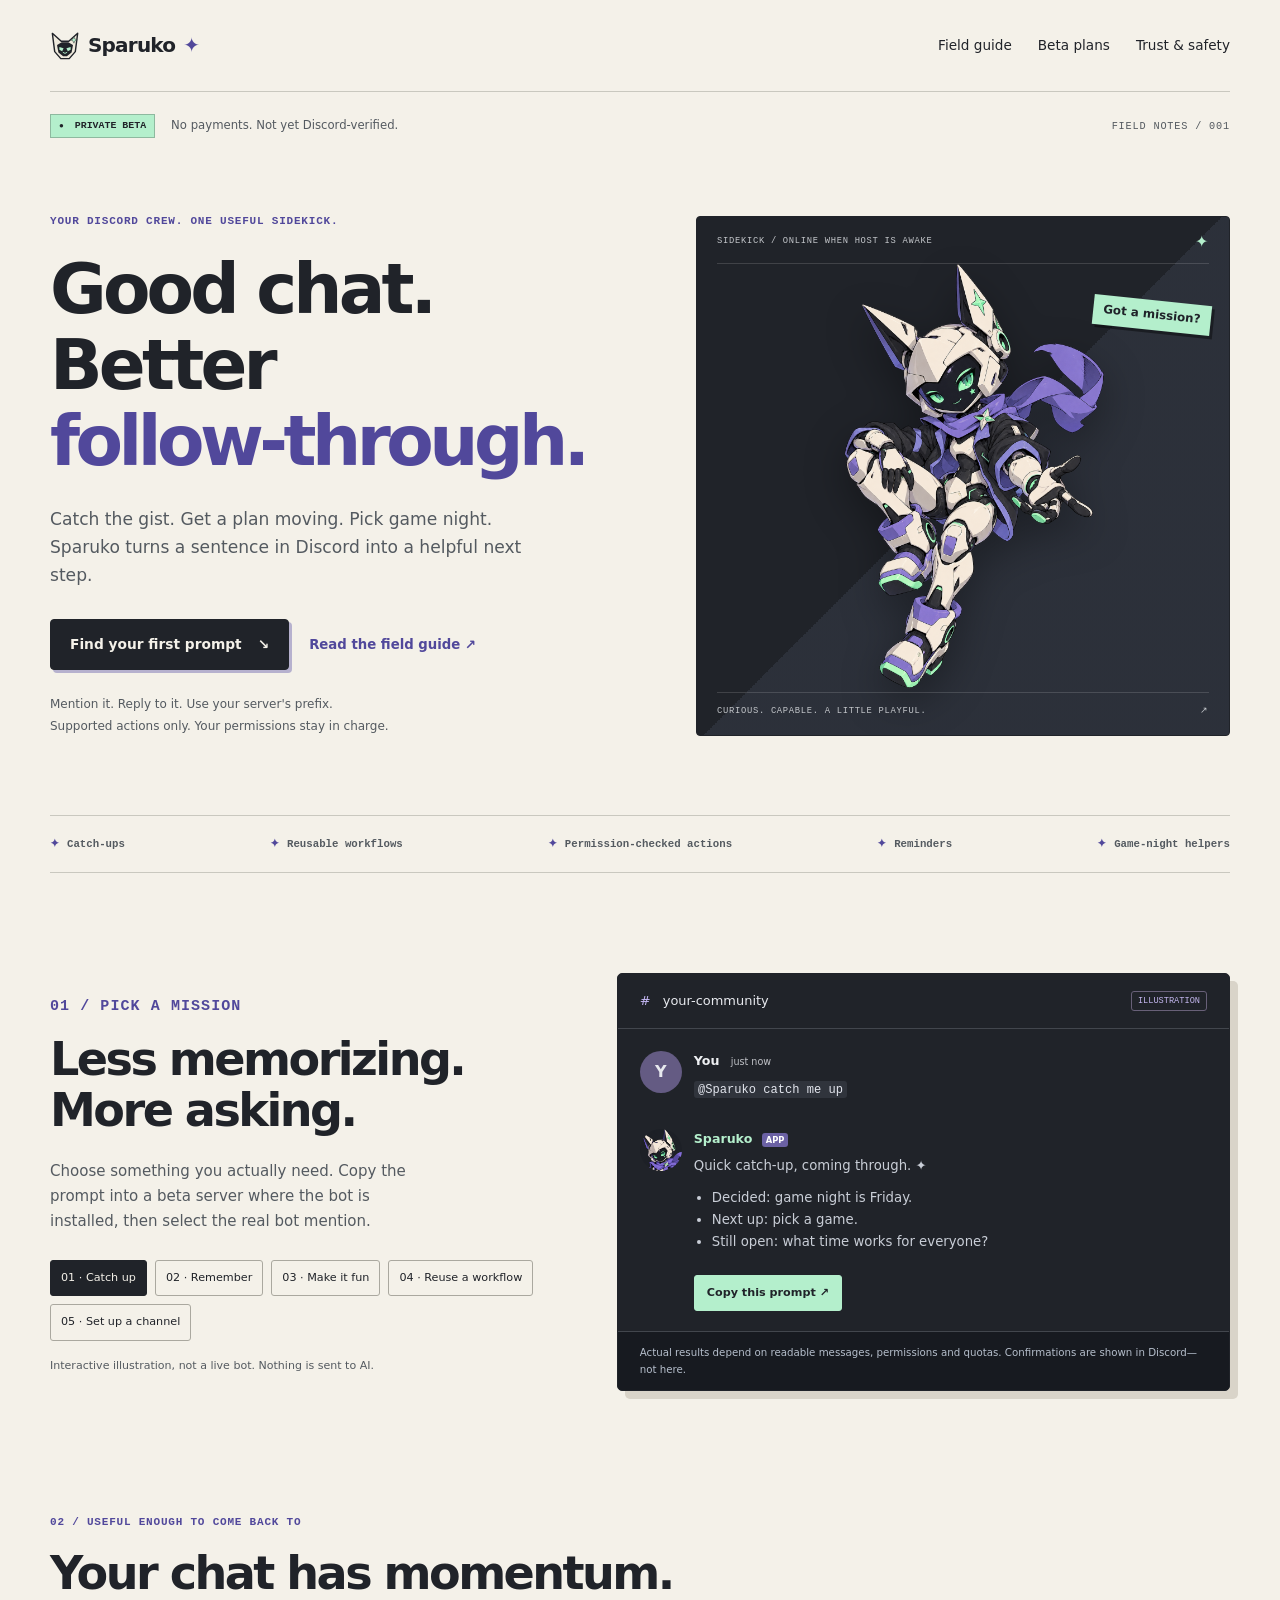
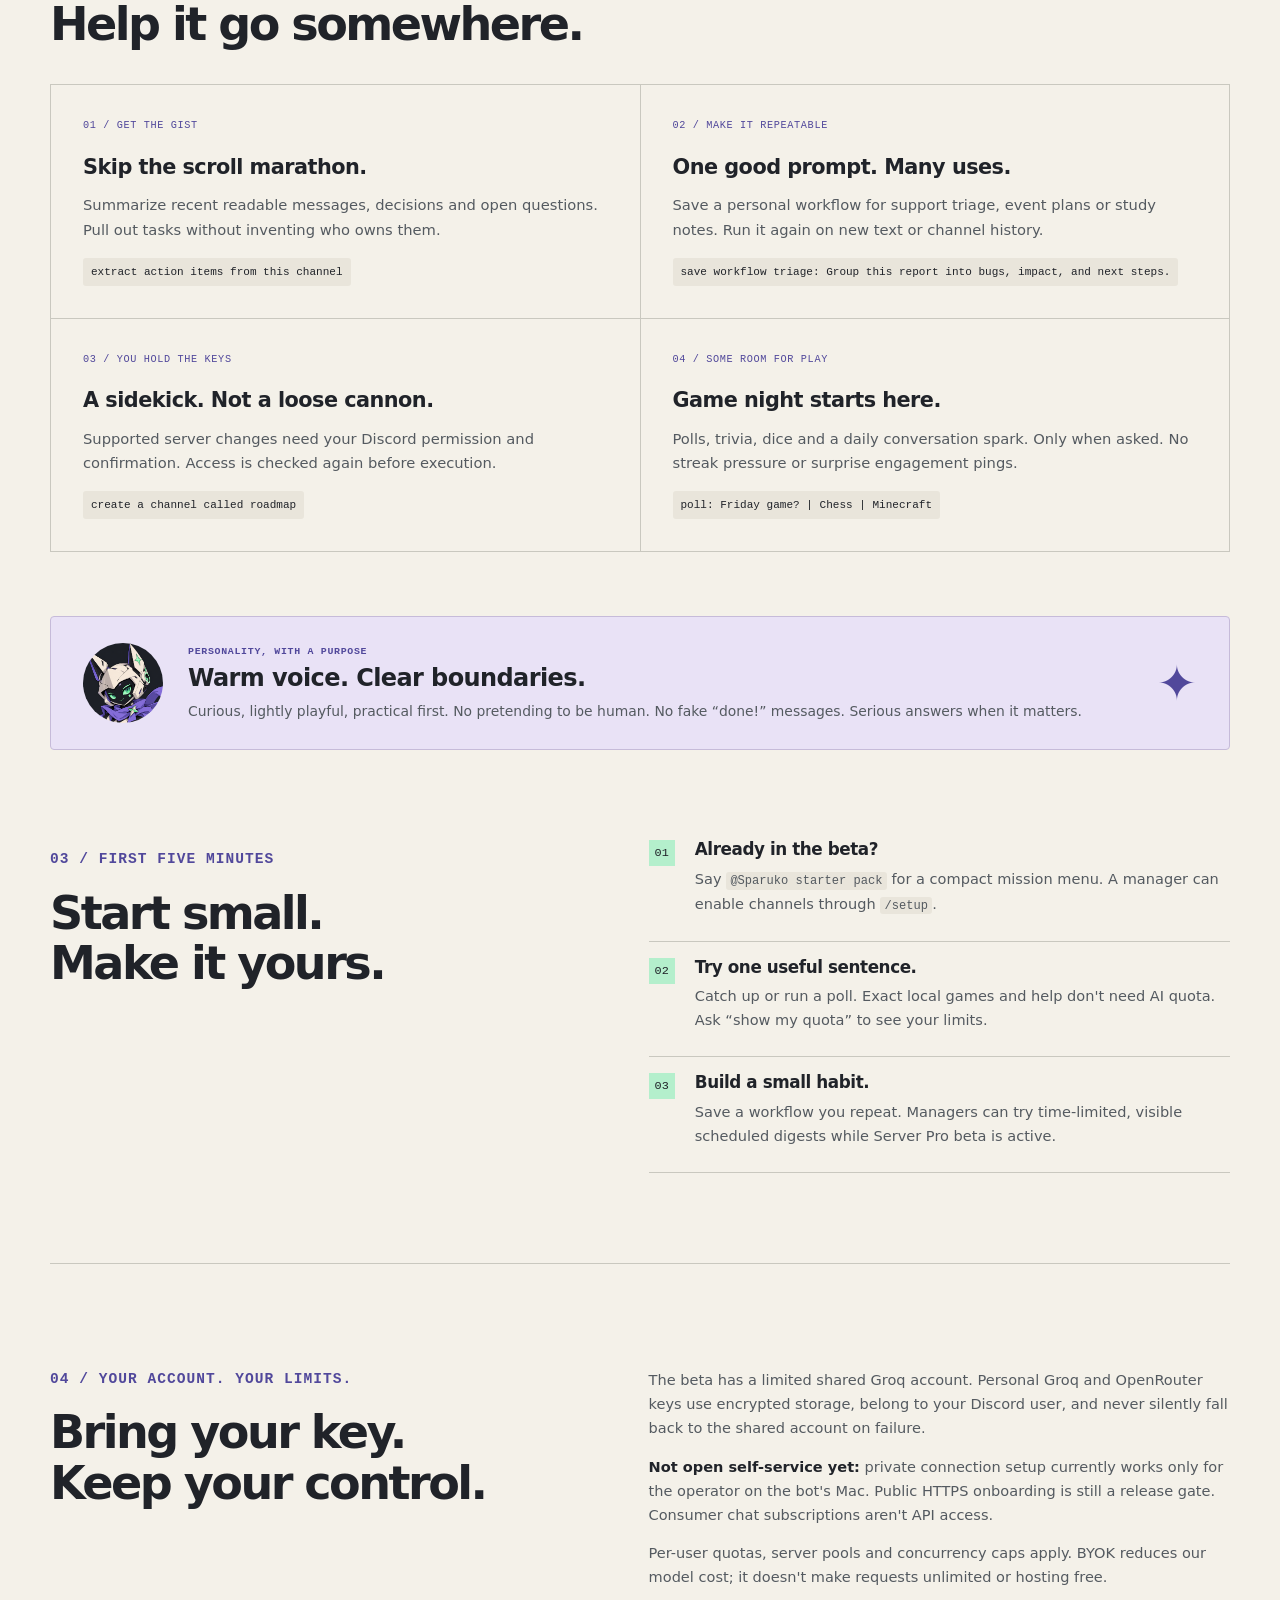
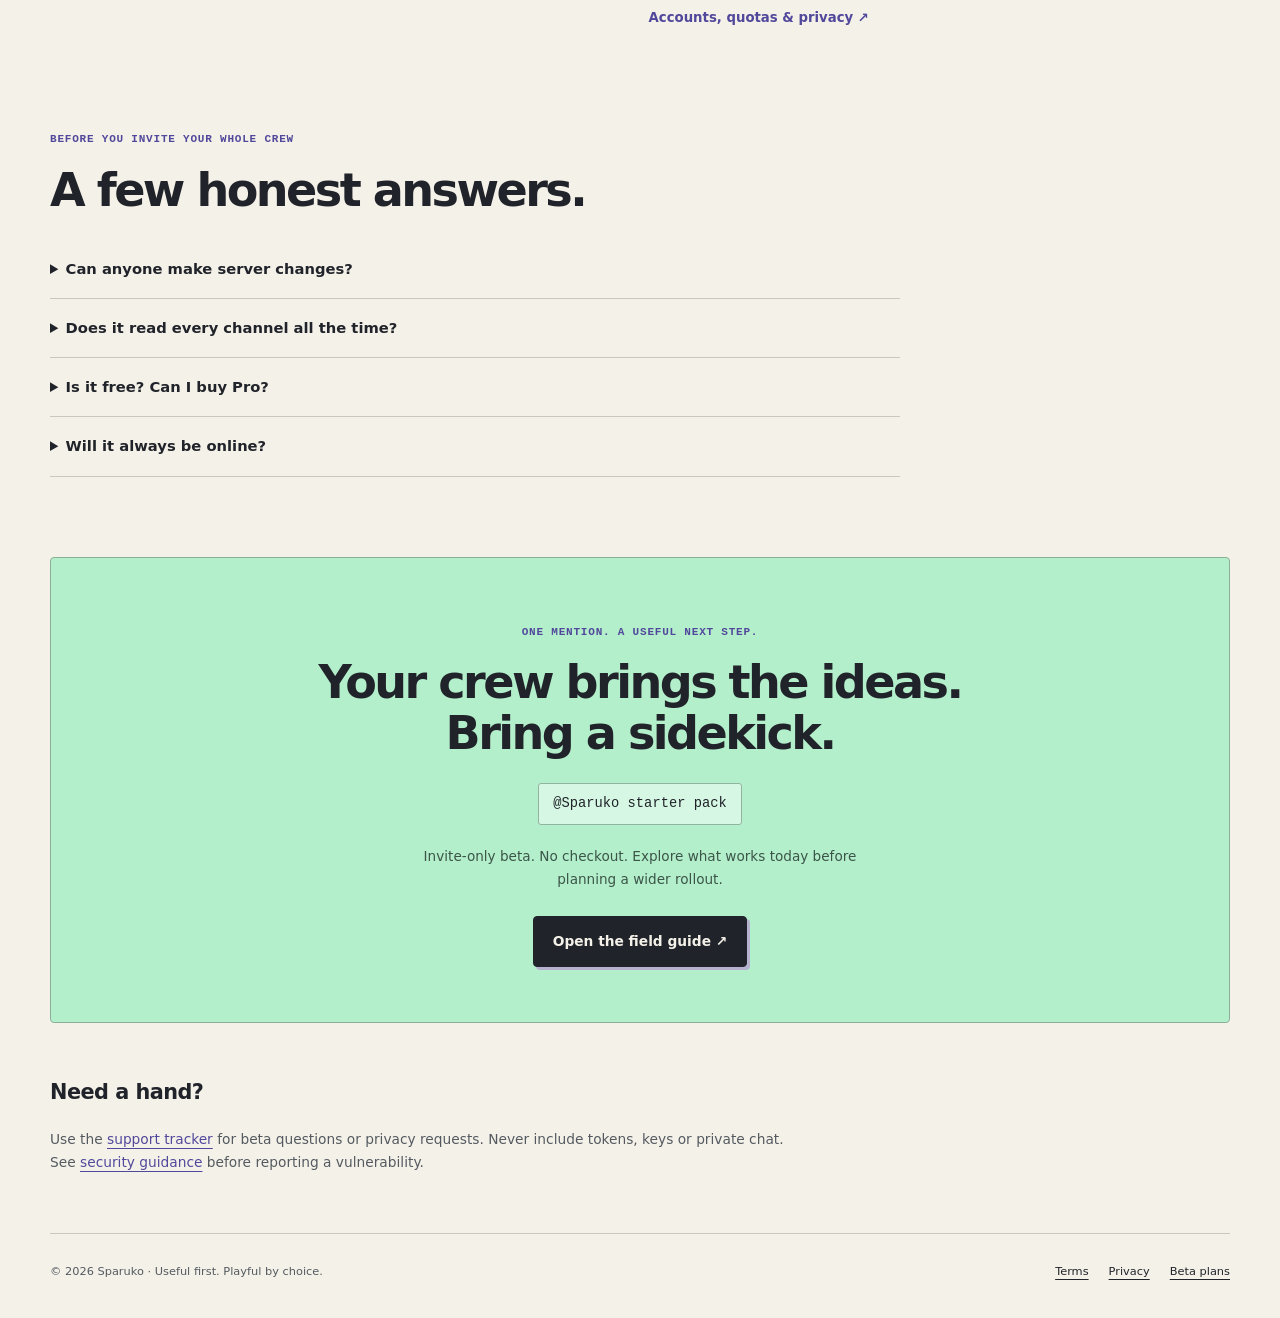
<file: index.html>
<!doctype html>
<html lang="en">
<head>
  <meta charset="utf-8"><meta name="viewport" content="width=device-width, initial-scale=1">
  <meta name="description" content="Sparuko is your Discord mission-control sidekick. Catch up, make plans, run useful workflows and play—with permissions in your hands.">
  <meta name="theme-color" content="#f4f1e9">
  <meta property="og:title" content="Sparuko — Good chat. Better follow-through.">
  <meta property="og:description" content="An anime robot sidekick for your Discord crew. Useful first. A little playful by choice.">
  <meta property="og:image" content="https://adityasarade.github.io/asterbyte-support/assets/asterbyte-avatar-v2.png">
  <meta property="og:type" content="website">
  <title>Sparuko — Good chat. Better follow-through.</title>
  <link rel="icon" href="assets/asterbyte-mark.svg" type="image/svg+xml">
  <link rel="stylesheet" href="styles.css?v=20261004-1"><script src="demo.js?v=20261004-sparuko" defer></script>
</head>
<body class="home">
  <a class="skip-link" href="#content">Skip to content</a>
  <main>
    <nav aria-label="Main navigation"><a class="brand" href="index.html"><img src="assets/asterbyte-mark.svg" width="30" height="30" alt="">Sparuko<span class="brand-dot" aria-hidden="true">✦</span></a><span><a href="guide.html">Field guide</a><a href="plans.html">Beta plans</a><a href="security.html">Trust &amp; safety</a></span></nav>
    <div class="beta-strip"><span class="beta-label"><span aria-hidden="true">●</span> PRIVATE BETA</span><span>No payments. Not yet Discord-verified.</span><span class="edition">FIELD NOTES / 001</span></div>
    <section class="hero hero-layout" id="content">
      <div class="hero-copy"><p class="eyebrow">Your Discord crew. One useful sidekick.</p><h1>Good chat.<br>Better<br><em>follow-through.</em></h1><p>Catch the gist. Get a plan moving. Pick game night. Sparuko turns a sentence in Discord into a helpful next step.</p><div class="actions"><a class="button" href="#try-it">Find your first prompt <span aria-hidden="true">↘</span></a><a class="secondary-link" href="guide.html">Read the field guide ↗</a></div><p class="hero-footnote">Mention it. Reply to it. Use your server's prefix.<br>Supported actions only. Your permissions stay in charge.</p></div>
      <figure class="mascot-stage"><div class="stage-label"><span>SIDEKICK / ONLINE WHEN HOST IS AWAKE</span><span aria-hidden="true">✦</span></div><span class="mascot-greeting">Got a mission?</span><img class="mascot" src="assets/asterbyte-mascot-v2.png" width="1024" height="1536" alt="An anime cyber-courier robot with ivory star-eared armor, mint eyes and a violet scarf, extending a helpful hand." fetchpriority="high"><figcaption><span>CURIOUS. CAPABLE. A LITTLE PLAYFUL.</span><span aria-hidden="true">↗</span></figcaption></figure>
    </section>
    <div class="capability-ribbon" aria-label="Capabilities"><span>Catch-ups</span><span>Reusable workflows</span><span>Permission-checked actions</span><span>Reminders</span><span>Game-night helpers</span></div>
    <section class="demo-section" id="try-it">
      <div class="section-intro"><p class="eyebrow">01 / Pick a mission</p><h2>Less memorizing.<br>More asking.</h2><p>Choose something you actually need. Copy the prompt into a beta server where the bot is installed, then select the real bot mention.</p><div class="demo-controls" aria-label="Choose an illustrative example"><button type="button" data-demo="catchup" aria-pressed="true">01 · Catch up</button><button type="button" data-demo="reminder" aria-pressed="false">02 · Remember</button><button type="button" data-demo="poll" aria-pressed="false">03 · Make it fun</button><button type="button" data-demo="workflow" aria-pressed="false">04 · Reuse a workflow</button><button type="button" data-demo="action" aria-pressed="false">05 · Set up a channel</button></div><p class="demo-note">Interactive illustration, not a live bot. Nothing is sent to AI.</p></div>
      <div class="chat-demo" aria-label="Illustrative Discord conversation"><div class="chat-top"><span><span aria-hidden="true">#</span> your-community</span><span class="example-tag">ILLUSTRATION</span></div><div class="chat-message"><span class="user-avatar" aria-hidden="true">Y</span><div><span class="chat-name">You <small>just now</small></span><p id="demo-prompt"><code>@Sparuko catch me up</code></p></div></div><div class="chat-message"><img class="chat-avatar" src="assets/asterbyte-avatar-v2.png" width="42" height="42" alt=""><div><span class="chat-name bot-name">Sparuko <span class="bot-label">APP</span></span><div id="demo-response" aria-live="polite"><p>Quick catch-up, coming through. ✦</p><ul><li>Decided: game night is Friday.</li><li>Next up: pick a game.</li><li>Still open: what time works for everyone?</li></ul></div></div></div><div class="copy-row"><button class="copy-button" id="copy-prompt" type="button">Copy this prompt ↗</button><span id="copy-status" role="status" aria-live="polite"></span></div><div class="chat-bottom">Actual results depend on readable messages, permissions and quotas. Confirmations are shown in Discord—not here.</div></div>
    </section>
    <section class="feature-section"><div class="section-heading"><p class="eyebrow">02 / Useful enough to come back to</p><h2>Your chat has momentum.<br>Help it go somewhere.</h2></div><div class="grid">
      <article><p class="feature-number">01 / GET THE GIST</p><h3>Skip the scroll marathon.</h3><p>Summarize recent readable messages, decisions and open questions. Pull out tasks without inventing who owns them.</p><code>extract action items from this channel</code></article>
      <article><p class="feature-number">02 / MAKE IT REPEATABLE</p><h3>One good prompt. Many uses.</h3><p>Save a personal workflow for support triage, event plans or study notes. Run it again on new text or channel history.</p><code>save workflow triage: Group this report into bugs, impact, and next steps.</code></article>
      <article><p class="feature-number">03 / YOU HOLD THE KEYS</p><h3>A sidekick. Not a loose cannon.</h3><p>Supported server changes need your Discord permission and confirmation. Access is checked again before execution.</p><code>create a channel called roadmap</code></article>
      <article><p class="feature-number">04 / SOME ROOM FOR PLAY</p><h3>Game night starts here.</h3><p>Polls, trivia, dice and a daily conversation spark. Only when asked. No streak pressure or surprise engagement pings.</p><code>poll: Friday game? | Chess | Minecraft</code></article>
    </div></section>
    <section class="character-note"><img src="assets/asterbyte-avatar-v2.png" width="80" height="80" alt=""><div><p class="eyebrow">Personality, with a purpose</p><h2>Warm voice. Clear boundaries.</h2><p>Curious, lightly playful, practical first. No pretending to be human. No fake “done!” messages. Serious answers when it matters.</p></div><span class="character-star" aria-hidden="true">✦</span></section>
    <section class="onboarding"><div><p class="eyebrow">03 / First five minutes</p><h2>Start small.<br>Make it yours.</h2></div><ol><li><span>01</span><div><h3>Already in the beta?</h3><p>Say <code>@Sparuko starter pack</code> for a compact mission menu. A manager can enable channels through <code>/setup</code>.</p></div></li><li><span>02</span><div><h3>Try one useful sentence.</h3><p>Catch up or run a poll. Exact local games and help don't need AI quota. Ask “show my quota” to see your limits.</p></div></li><li><span>03</span><div><h3>Build a small habit.</h3><p>Save a workflow you repeat. Managers can try time-limited, visible scheduled digests while Server Pro beta is active.</p></div></li></ol></section>
    <section class="provider-section"><div><p class="eyebrow">04 / Your account. Your limits.</p><h2>Bring your key.<br>Keep your control.</h2></div><div><p>The beta has a limited shared Groq account. Personal Groq and OpenRouter keys use encrypted storage, belong to your Discord user, and never silently fall back to the shared account on failure.</p><p><strong>Not open self-service yet:</strong> private connection setup currently works only for the operator on the bot's Mac. Public HTTPS onboarding is still a release gate. Consumer chat subscriptions aren't API access.</p><p>Per-user quotas, server pools and concurrency caps apply. BYOK reduces our model cost; it doesn't make requests unlimited or hosting free.</p><a class="secondary-link" href="guide.html#accounts">Accounts, quotas &amp; privacy ↗</a></div></section>
    <section class="faq"><p class="eyebrow">Before you invite your whole crew</p><h2>A few honest answers.</h2><details><summary>Can anyone make server changes?</summary><p>No. You need the matching Discord permission, the bot needs its own permission, and role hierarchy still applies. Only supported actions run after requester confirmation.</p></details><details><summary>Does it read every channel all the time?</summary><p>No. Invocations use bounded accessible context. Manager-enabled digests post a visible notice, run periodically and expire after 30 days. They are not continuous autonomous monitoring.</p></details><details><summary>Is it free? Can I buy Pro?</summary><p>The invite-only beta has no payments. Free access is capped. Server Pro is currently a beta entitlement, not a purchasable subscription. Pricing and paid launch depend on reliable hosting, onboarding and eligibility.</p></details><details><summary>Will it always be online?</summary><p>Not yet. The current host is the operator's Mac, which must stay awake and online. Reminders can be delayed while offline. There is no uptime guarantee.</p></details></section>
    <section class="closing"><p class="eyebrow">One mention. A useful next step.</p><h2>Your crew brings the ideas.<br>Bring a sidekick.</h2><code>@Sparuko starter pack</code><p>Invite-only beta. No checkout. Explore what works today before planning a wider rollout.</p><a class="button" href="guide.html">Open the field guide ↗</a></section>
    <section class="support"><h2>Need a hand?</h2><p>Use the <a href="https://github.com/adityasarade/asterbyte-support/issues">support tracker</a> for beta questions or privacy requests. Never include tokens, keys or private chat. See <a href="security.html">security guidance</a> before reporting a vulnerability.</p></section>
    <footer><span>© 2026 Sparuko · Useful first. Playful by choice.</span><span><a href="terms.html">Terms</a><a href="privacy.html">Privacy</a><a href="plans.html">Beta plans</a></span></footer>
  </main>
</body></html>
</file>
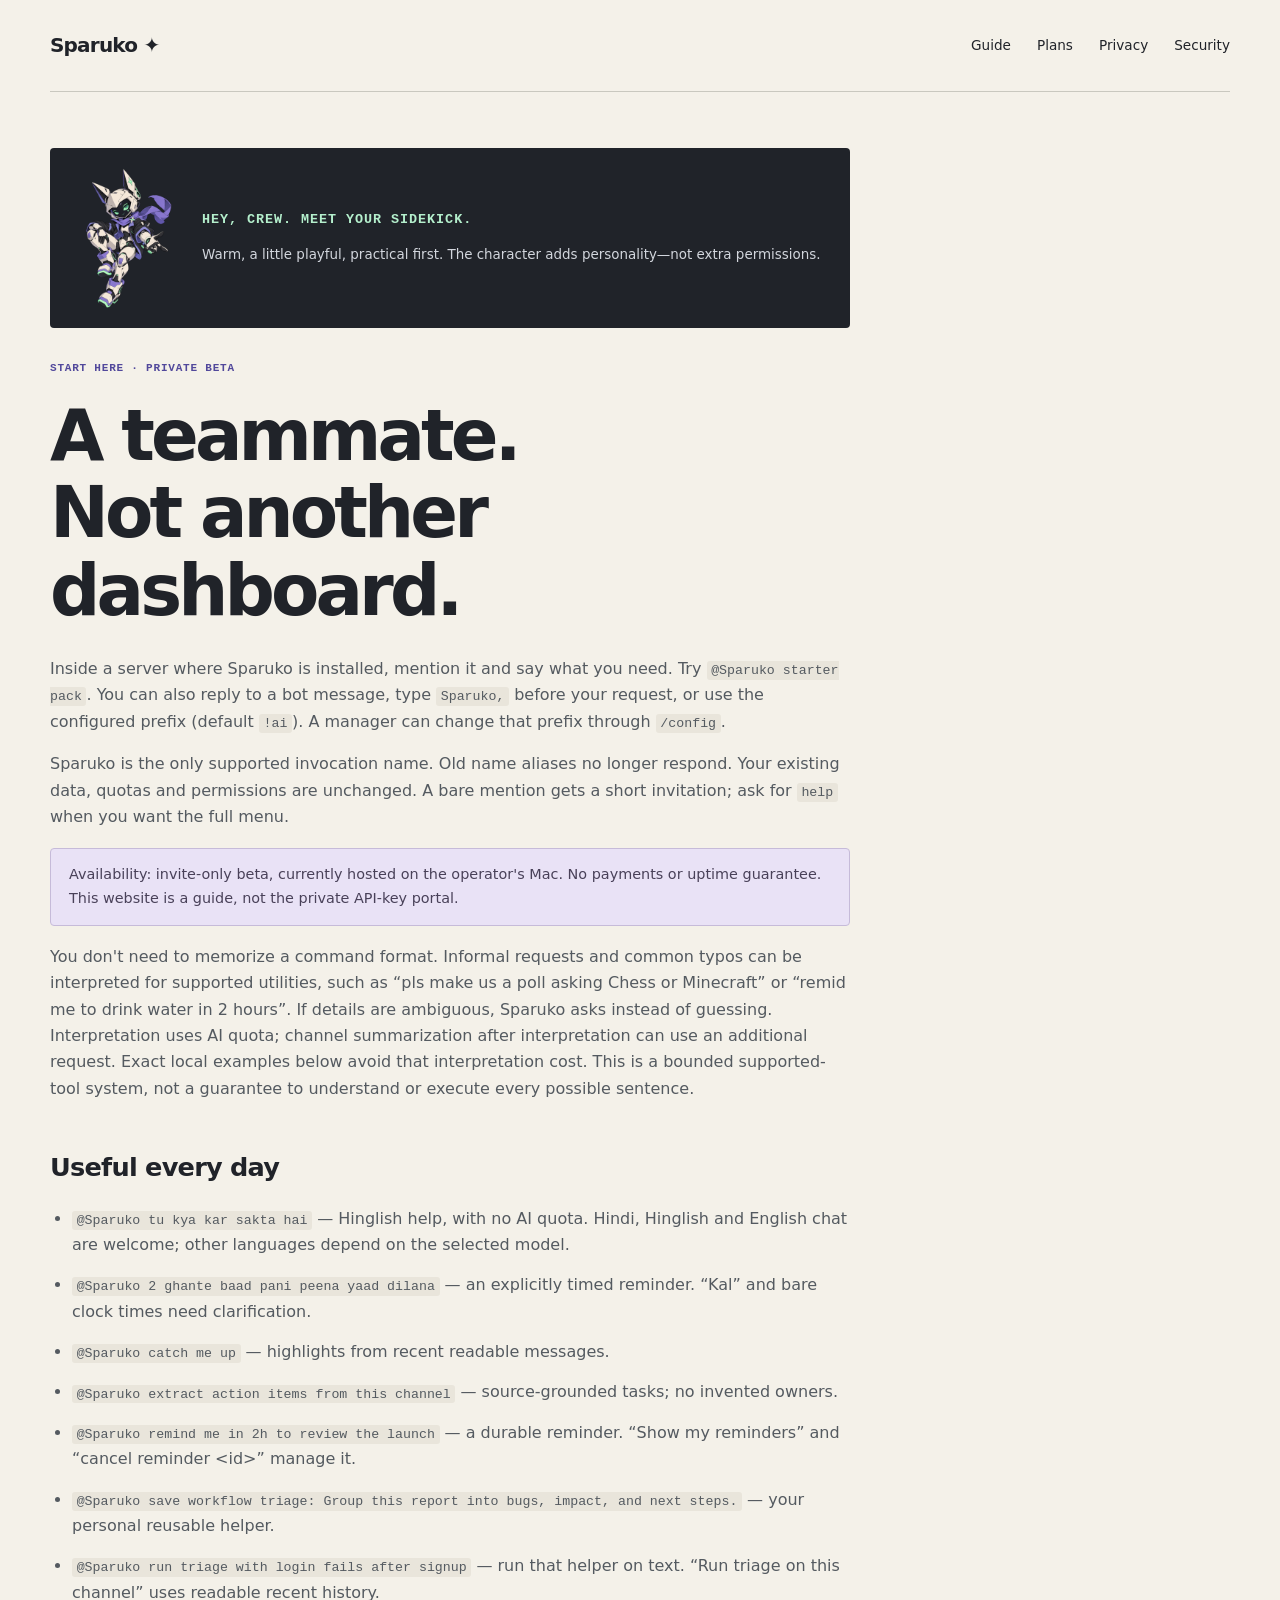
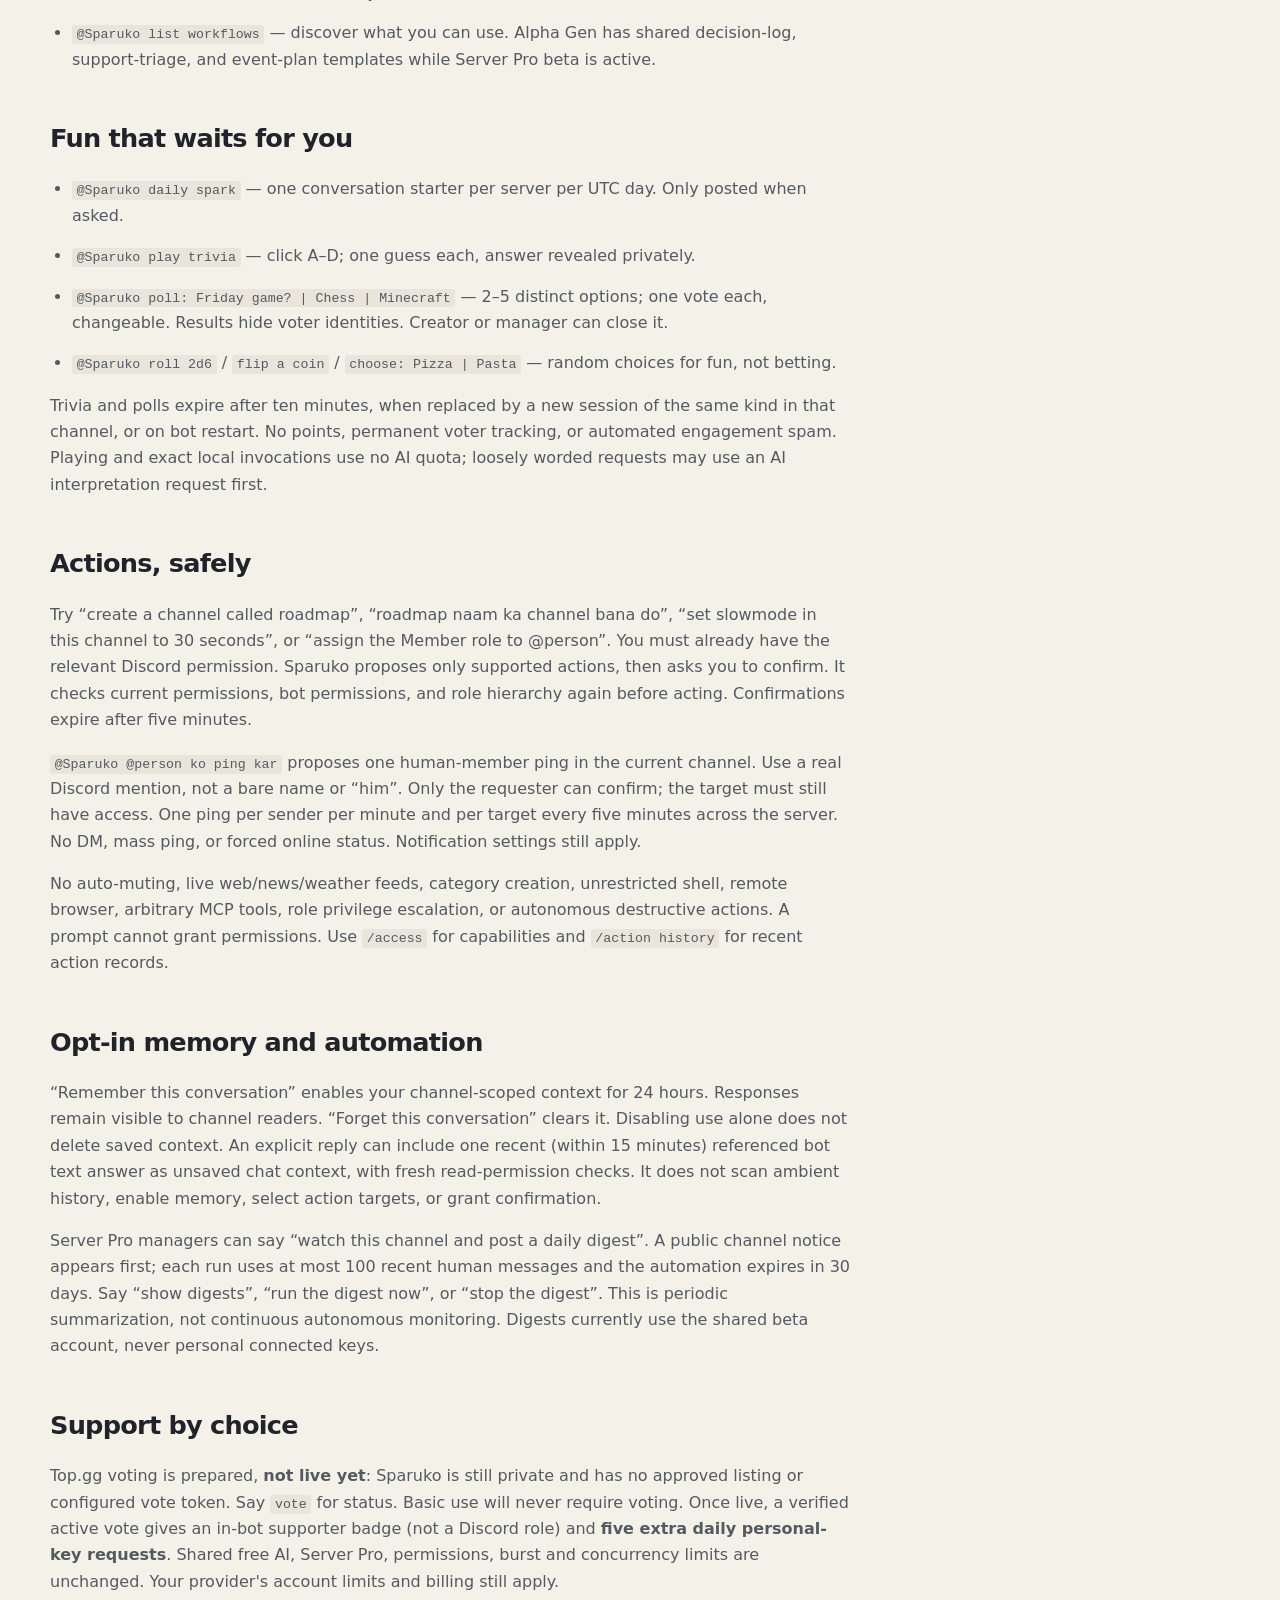
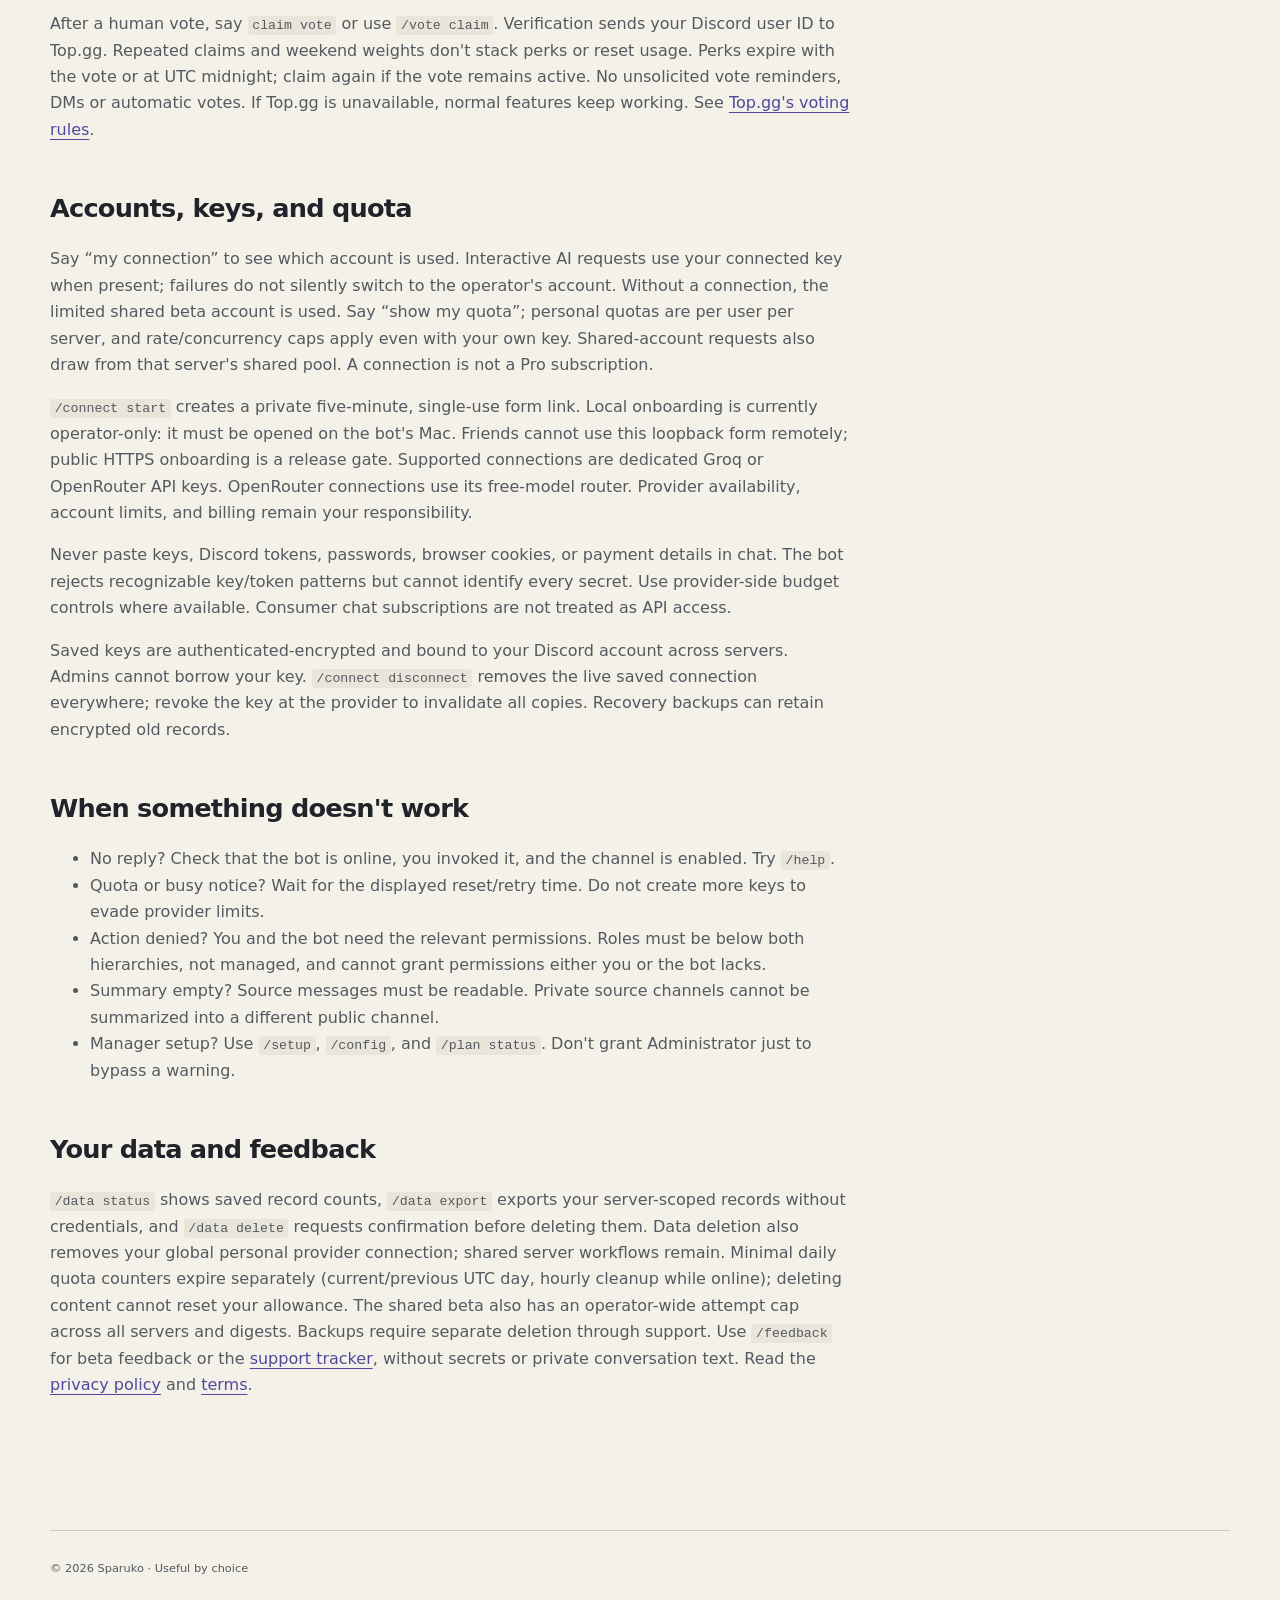
<file: guide.html>
<!doctype html>
<html lang="en"><head><meta charset="utf-8"><meta name="viewport" content="width=device-width,initial-scale=1"><meta name="description" content="Learn to use Sparuko in Discord: plain-language help, workflows, reminders, safe server actions and fun."><title>Your Sparuko guide</title><link rel="icon" href="assets/asterbyte-mark.svg" type="image/svg+xml"><link rel="stylesheet" href="styles.css?v=20261004-1"></head>
<body><main><nav><a class="brand" href="index.html">Sparuko ✦</a><span><a href="guide.html">Guide</a><a href="plans.html">Plans</a><a href="privacy.html">Privacy</a><a href="security.html">Security</a></span></nav>
<article class="legal"><div class="guide-character"><img src="assets/asterbyte-mascot-v2.png" width="140" height="140" alt="Sparuko's star-eared anime cyber-courier robot with a violet scarf."><div><p class="eyebrow">Hey, crew. Meet your sidekick.</p><p>Warm, a little playful, practical first. The character adds personality—not extra permissions.</p></div></div><p class="eyebrow">Start here · Private beta</p><h1>A teammate.<br>Not another dashboard.</h1>
<p>Inside a server where Sparuko is installed, mention it and say what you need. Try <code>@Sparuko starter pack</code>. You can also reply to a bot message, type <code>Sparuko,</code> before your request, or use the configured prefix (default <code>!ai</code>). A manager can change that prefix through <code>/config</code>.</p>
<p>Sparuko is the only supported invocation name. Old name aliases no longer respond. Your existing data, quotas and permissions are unchanged. A bare mention gets a short invitation; ask for <code>help</code> when you want the full menu.</p>
<div class="notice">Availability: invite-only beta, currently hosted on the operator's Mac. No payments or uptime guarantee. This website is a guide, not the private API-key portal.</div>
<p>You don't need to memorize a command format. Informal requests and common typos can be interpreted for supported utilities, such as “pls make us a poll asking Chess or Minecraft” or “remid me to drink water in 2 hours”. If details are ambiguous, Sparuko asks instead of guessing. Interpretation uses AI quota; channel summarization after interpretation can use an additional request. Exact local examples below avoid that interpretation cost. This is a bounded supported-tool system, not a guarantee to understand or execute every possible sentence.</p>
<h2>Useful every day</h2><ul class="guide-examples">
<li><code>@Sparuko tu kya kar sakta hai</code> — Hinglish help, with no AI quota. Hindi, Hinglish and English chat are welcome; other languages depend on the selected model.</li>
<li><code>@Sparuko 2 ghante baad pani peena yaad dilana</code> — an explicitly timed reminder. “Kal” and bare clock times need clarification.</li>
<li><code>@Sparuko catch me up</code> — highlights from recent readable messages.</li>
<li><code>@Sparuko extract action items from this channel</code> — source-grounded tasks; no invented owners.</li>
<li><code>@Sparuko remind me in 2h to review the launch</code> — a durable reminder. “Show my reminders” and “cancel reminder &lt;id&gt;” manage it.</li>
<li><code>@Sparuko save workflow triage: Group this report into bugs, impact, and next steps.</code> — your personal reusable helper.</li>
<li><code>@Sparuko run triage with login fails after signup</code> — run that helper on text. “Run triage on this channel” uses readable recent history.</li>
<li><code>@Sparuko list workflows</code> — discover what you can use. Alpha Gen has shared decision-log, support-triage, and event-plan templates while Server Pro beta is active.</li>
</ul>
<h2>Fun that waits for you</h2><ul class="guide-examples">
<li><code>@Sparuko daily spark</code> — one conversation starter per server per UTC day. Only posted when asked.</li>
<li><code>@Sparuko play trivia</code> — click A–D; one guess each, answer revealed privately.</li>
<li><code>@Sparuko poll: Friday game? | Chess | Minecraft</code> — 2–5 distinct options; one vote each, changeable. Results hide voter identities. Creator or manager can close it.</li>
<li><code>@Sparuko roll 2d6</code> / <code>flip a coin</code> / <code>choose: Pizza | Pasta</code> — random choices for fun, not betting.</li>
</ul><p>Trivia and polls expire after ten minutes, when replaced by a new session of the same kind in that channel, or on bot restart. No points, permanent voter tracking, or automated engagement spam. Playing and exact local invocations use no AI quota; loosely worded requests may use an AI interpretation request first.</p>
<h2>Actions, safely</h2><p>Try “create a channel called roadmap”, “roadmap naam ka channel bana do”, “set slowmode in this channel to 30 seconds”, or “assign the Member role to @person”. You must already have the relevant Discord permission. Sparuko proposes only supported actions, then asks you to confirm. It checks current permissions, bot permissions, and role hierarchy again before acting. Confirmations expire after five minutes.</p><p><code>@Sparuko @person ko ping kar</code> proposes one human-member ping in the current channel. Use a real Discord mention, not a bare name or “him”. Only the requester can confirm; the target must still have access. One ping per sender per minute and per target every five minutes across the server. No DM, mass ping, or forced online status. Notification settings still apply.</p><p>No auto-muting, live web/news/weather feeds, category creation, unrestricted shell, remote browser, arbitrary MCP tools, role privilege escalation, or autonomous destructive actions. A prompt cannot grant permissions. Use <code>/access</code> for capabilities and <code>/action history</code> for recent action records.</p>
<h2>Opt-in memory and automation</h2><p>“Remember this conversation” enables your channel-scoped context for 24 hours. Responses remain visible to channel readers. “Forget this conversation” clears it. Disabling use alone does not delete saved context. An explicit reply can include one recent (within 15 minutes) referenced bot text answer as unsaved chat context, with fresh read-permission checks. It does not scan ambient history, enable memory, select action targets, or grant confirmation.</p><p>Server Pro managers can say “watch this channel and post a daily digest”. A public channel notice appears first; each run uses at most 100 recent human messages and the automation expires in 30 days. Say “show digests”, “run the digest now”, or “stop the digest”. This is periodic summarization, not continuous autonomous monitoring. Digests currently use the shared beta account, never personal connected keys.</p>
<h2 id="voting">Support by choice</h2><p>Top.gg voting is prepared, <strong>not live yet</strong>: Sparuko is still private and has no approved listing or configured vote token. Say <code>vote</code> for status. Basic use will never require voting. Once live, a verified active vote gives an in-bot supporter badge (not a Discord role) and <strong>five extra daily personal-key requests</strong>. Shared free AI, Server Pro, permissions, burst and concurrency limits are unchanged. Your provider's account limits and billing still apply.</p><p>After a human vote, say <code>claim vote</code> or use <code>/vote claim</code>. Verification sends your Discord user ID to Top.gg. Repeated claims and weekend weights don't stack perks or reset usage. Perks expire with the vote or at UTC midnight; claim again if the vote remains active. No unsolicited vote reminders, DMs or automatic votes. If Top.gg is unavailable, normal features keep working. See <a href="https://support.top.gg/hc/en-us/articles/23146974461596-Voting-Guidelines">Top.gg's voting rules</a>.</p>
<h2 id="accounts">Accounts, keys, and quota</h2><p>Say “my connection” to see which account is used. Interactive AI requests use your connected key when present; failures do not silently switch to the operator's account. Without a connection, the limited shared beta account is used. Say “show my quota”; personal quotas are per user per server, and rate/concurrency caps apply even with your own key. Shared-account requests also draw from that server's shared pool. A connection is not a Pro subscription.</p><p><code>/connect start</code> creates a private five-minute, single-use form link. Local onboarding is currently operator-only: it must be opened on the bot's Mac. Friends cannot use this loopback form remotely; public HTTPS onboarding is a release gate. Supported connections are dedicated Groq or OpenRouter API keys. OpenRouter connections use its free-model router. Provider availability, account limits, and billing remain your responsibility.</p><p>Never paste keys, Discord tokens, passwords, browser cookies, or payment details in chat. The bot rejects recognizable key/token patterns but cannot identify every secret. Use provider-side budget controls where available. Consumer chat subscriptions are not treated as API access.</p><p>Saved keys are authenticated-encrypted and bound to your Discord account across servers. Admins cannot borrow your key. <code>/connect disconnect</code> removes the live saved connection everywhere; revoke the key at the provider to invalidate all copies. Recovery backups can retain encrypted old records.</p>
<h2>When something doesn't work</h2><ul>
<li>No reply? Check that the bot is online, you invoked it, and the channel is enabled. Try <code>/help</code>.</li>
<li>Quota or busy notice? Wait for the displayed reset/retry time. Do not create more keys to evade provider limits.</li>
<li>Action denied? You and the bot need the relevant permissions. Roles must be below both hierarchies, not managed, and cannot grant permissions either you or the bot lacks.</li>
<li>Summary empty? Source messages must be readable. Private source channels cannot be summarized into a different public channel.</li>
<li>Manager setup? Use <code>/setup</code>, <code>/config</code>, and <code>/plan status</code>. Don't grant Administrator just to bypass a warning.</li>
</ul>
<h2>Your data and feedback</h2><p><code>/data status</code> shows saved record counts, <code>/data export</code> exports your server-scoped records without credentials, and <code>/data delete</code> requests confirmation before deleting them. Data deletion also removes your global personal provider connection; shared server workflows remain. Minimal daily quota counters expire separately (current/previous UTC day, hourly cleanup while online); deleting content cannot reset your allowance. The shared beta also has an operator-wide attempt cap across all servers and digests. Backups require separate deletion through support. Use <code>/feedback</code> for beta feedback or the <a href="https://github.com/adityasarade/asterbyte-support/issues">support tracker</a>, without secrets or private conversation text. Read the <a href="privacy.html">privacy policy</a> and <a href="terms.html">terms</a>.</p>
</article><footer>© 2026 Sparuko · Useful by choice</footer></main></body></html>
</file>
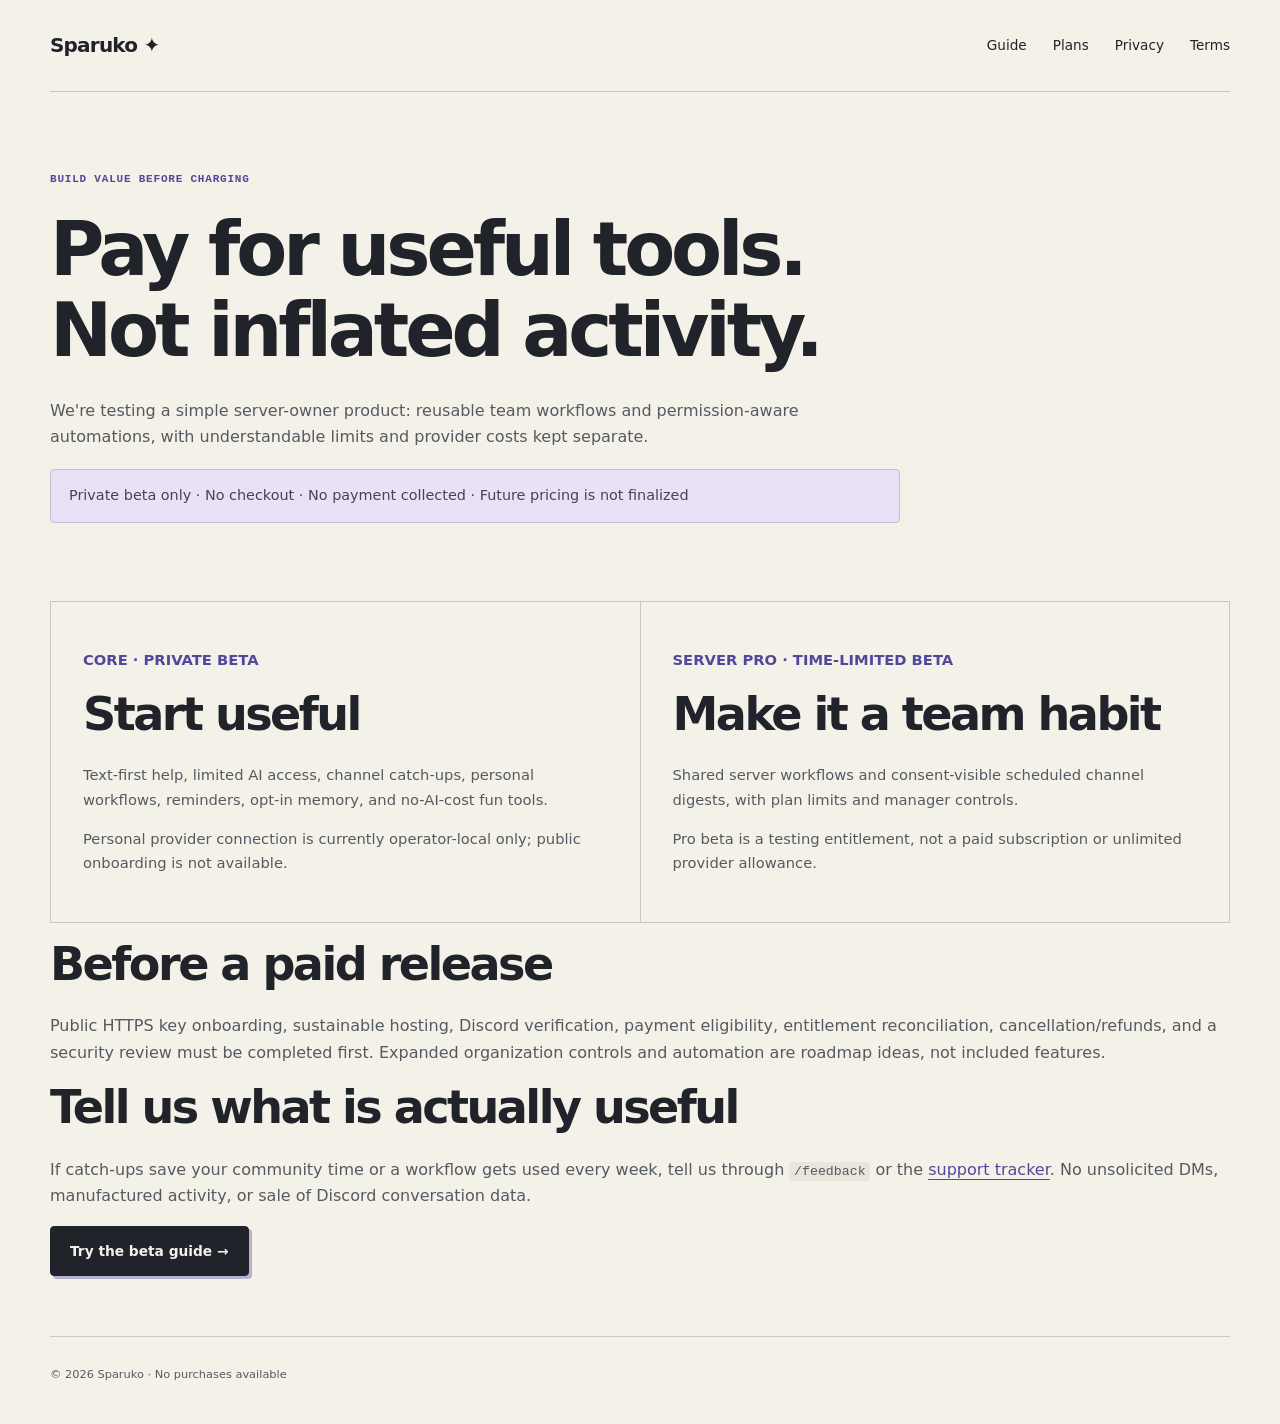
<file: plans.html>
<!doctype html><html lang="en"><head><meta charset="utf-8"><meta name="viewport" content="width=device-width,initial-scale=1"><meta name="description" content="Sparuko private-beta plans and what is coming next. No payments are collected."><title>Plans — Sparuko</title><link rel="stylesheet" href="styles.css?v=20261004-1"></head><body><main><nav><a class="brand" href="index.html">Sparuko ✦</a><span><a href="guide.html">Guide</a><a href="plans.html">Plans</a><a href="privacy.html">Privacy</a><a href="terms.html">Terms</a></span></nav><section class="hero"><p class="eyebrow">Build value before charging</p><h1>Pay for useful tools.<br>Not inflated activity.</h1><p>We're testing a simple server-owner product: reusable team workflows and permission-aware automations, with understandable limits and provider costs kept separate.</p><div class="notice">Private beta only · No checkout · No payment collected · Future pricing is not finalized</div></section><section class="grid"><article><p class="plan-tag">CORE · PRIVATE BETA</p><h2>Start useful</h2><p>Text-first help, limited AI access, channel catch-ups, personal workflows, reminders, opt-in memory, and no-AI-cost fun tools.</p><p>Personal provider connection is currently operator-local only; public onboarding is not available.</p></article><article><p class="plan-tag">SERVER PRO · TIME-LIMITED BETA</p><h2>Make it a team habit</h2><p>Shared server workflows and consent-visible scheduled channel digests, with plan limits and manager controls.</p><p>Pro beta is a testing entitlement, not a paid subscription or unlimited provider allowance.</p></article></section><section><h2>Before a paid release</h2><p>Public HTTPS key onboarding, sustainable hosting, Discord verification, payment eligibility, entitlement reconciliation, cancellation/refunds, and a security review must be completed first. Expanded organization controls and automation are roadmap ideas, not included features.</p><h2>Tell us what is actually useful</h2><p>If catch-ups save your community time or a workflow gets used every week, tell us through <code>/feedback</code> or the <a href="https://github.com/adityasarade/asterbyte-support/issues">support tracker</a>. No unsolicited DMs, manufactured activity, or sale of Discord conversation data.</p><p><a class="button" href="guide.html">Try the beta guide →</a></p></section><footer>© 2026 Sparuko · No purchases available</footer></main></body></html>
</file>
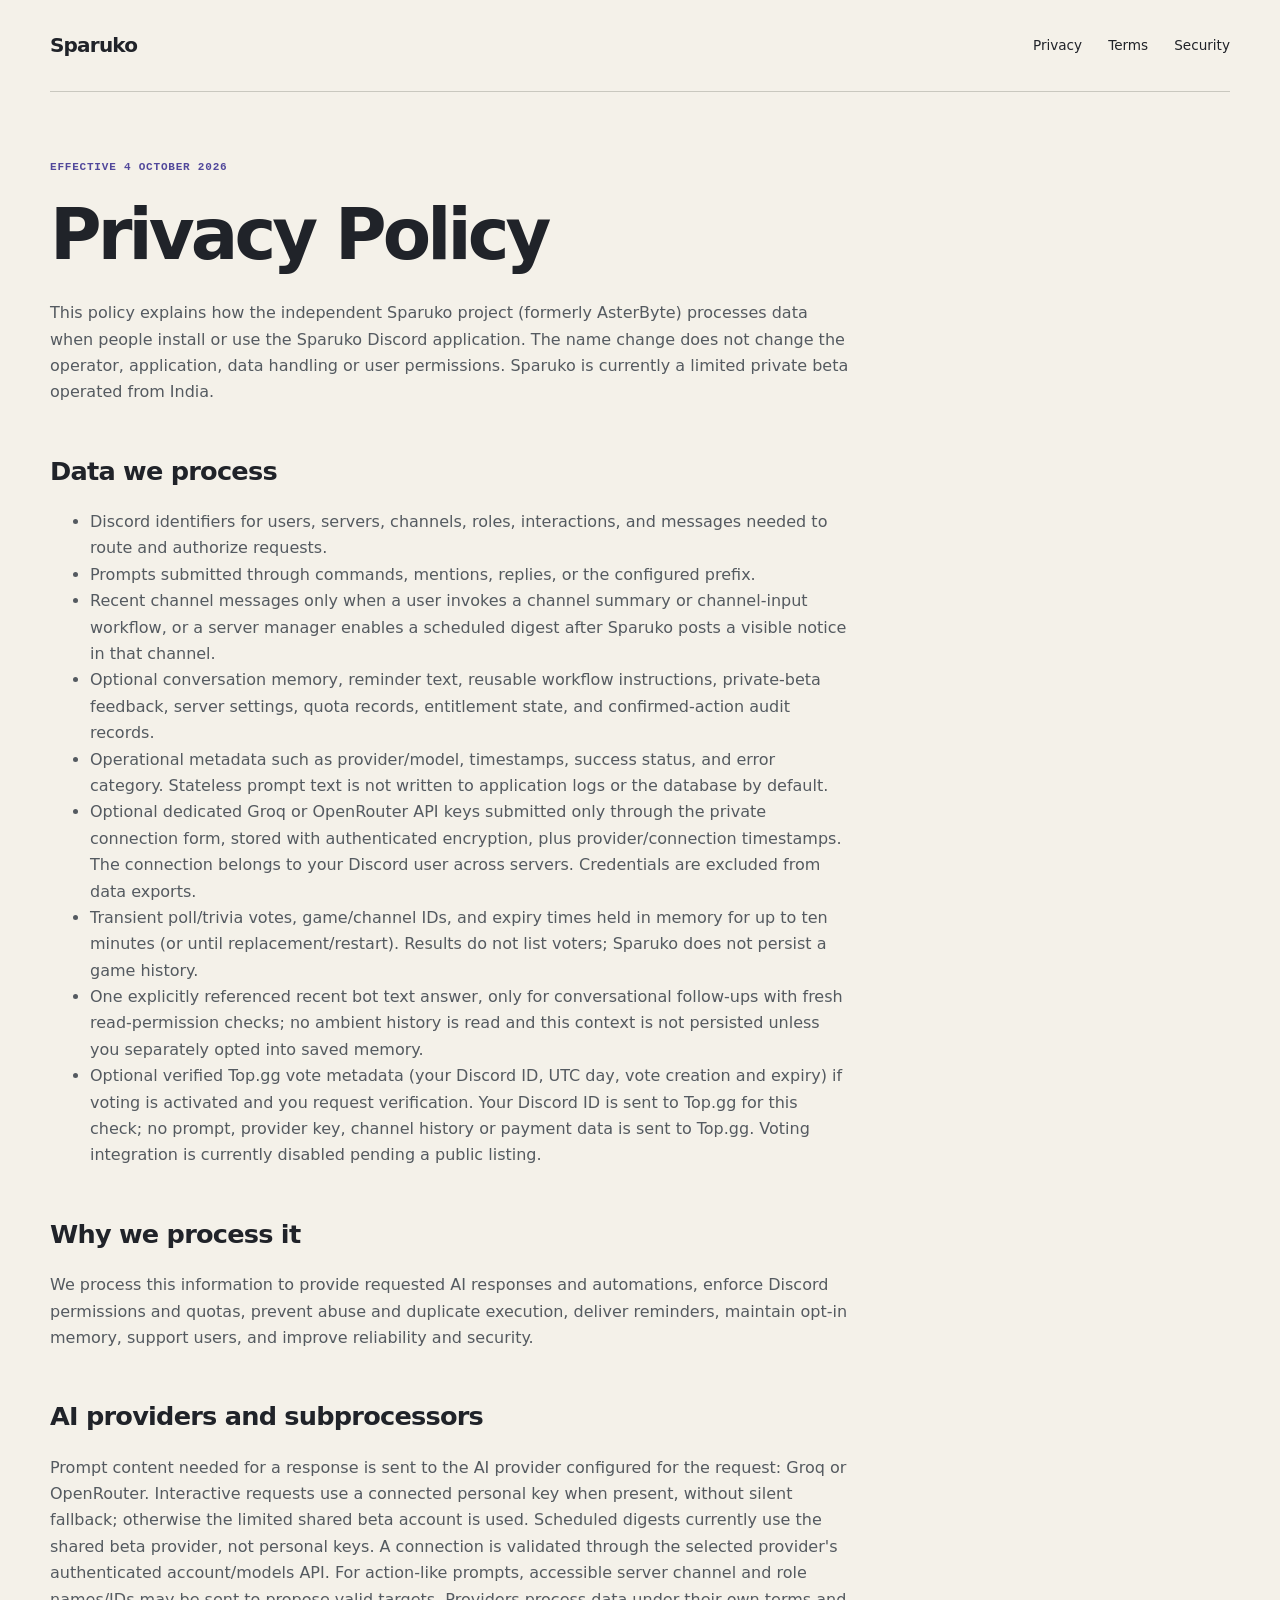
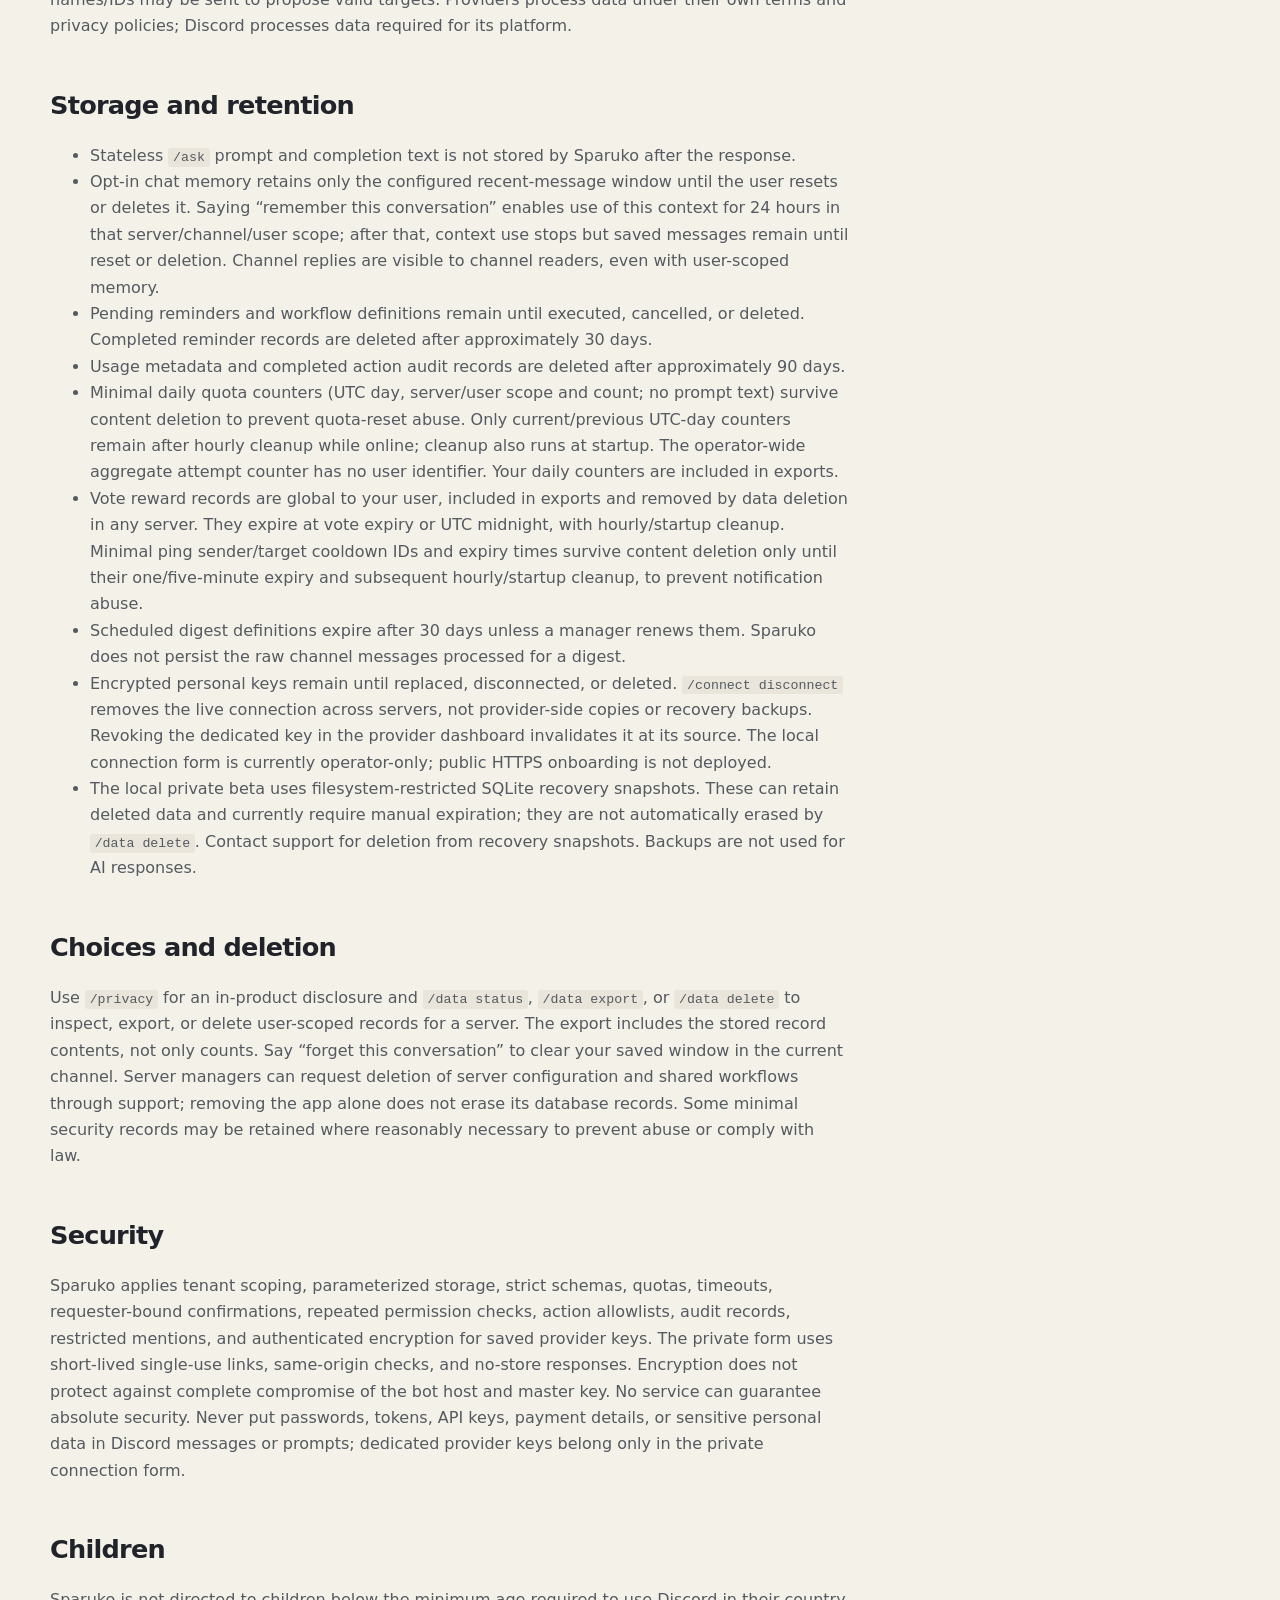
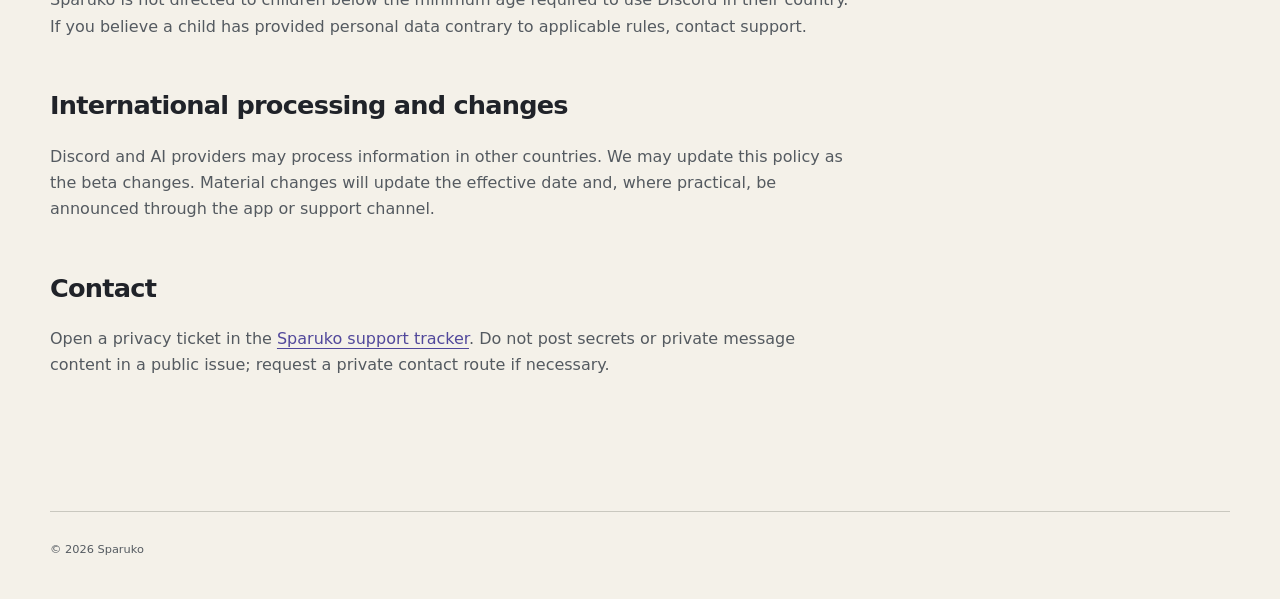
<file: privacy.html>
<!doctype html>
<html lang="en">
<head>
  <meta charset="utf-8">
  <meta name="viewport" content="width=device-width, initial-scale=1">
  <meta name="description" content="Sparuko privacy policy.">
  <title>Privacy Policy — Sparuko</title>
  <link rel="stylesheet" href="styles.css?v=20261004-1">
</head>
<body><main>
  <nav><a class="brand" href="index.html">Sparuko</a><span><a href="privacy.html">Privacy</a><a href="terms.html">Terms</a><a href="security.html">Security</a></span></nav>
  <article class="legal">
    <p class="eyebrow">Effective 4 October 2026</p>
    <h1>Privacy Policy</h1>
    <p>This policy explains how the independent Sparuko project (formerly AsterByte) processes data when people install or use the Sparuko Discord application. The name change does not change the operator, application, data handling or user permissions. Sparuko is currently a limited private beta operated from India.</p>

    <h2>Data we process</h2>
    <ul>
      <li>Discord identifiers for users, servers, channels, roles, interactions, and messages needed to route and authorize requests.</li>
      <li>Prompts submitted through commands, mentions, replies, or the configured prefix.</li>
      <li>Recent channel messages only when a user invokes a channel summary or channel-input workflow, or a server manager enables a scheduled digest after Sparuko posts a visible notice in that channel.</li>
      <li>Optional conversation memory, reminder text, reusable workflow instructions, private-beta feedback, server settings, quota records, entitlement state, and confirmed-action audit records.</li>
      <li>Operational metadata such as provider/model, timestamps, success status, and error category. Stateless prompt text is not written to application logs or the database by default.</li>
      <li>Optional dedicated Groq or OpenRouter API keys submitted only through the private connection form, stored with authenticated encryption, plus provider/connection timestamps. The connection belongs to your Discord user across servers. Credentials are excluded from data exports.</li>
      <li>Transient poll/trivia votes, game/channel IDs, and expiry times held in memory for up to ten minutes (or until replacement/restart). Results do not list voters; Sparuko does not persist a game history.</li>
      <li>One explicitly referenced recent bot text answer, only for conversational follow-ups with fresh read-permission checks; no ambient history is read and this context is not persisted unless you separately opted into saved memory.</li>
      <li>Optional verified Top.gg vote metadata (your Discord ID, UTC day, vote creation and expiry) if voting is activated and you request verification. Your Discord ID is sent to Top.gg for this check; no prompt, provider key, channel history or payment data is sent to Top.gg. Voting integration is currently disabled pending a public listing.</li>
    </ul>

    <h2>Why we process it</h2>
    <p>We process this information to provide requested AI responses and automations, enforce Discord permissions and quotas, prevent abuse and duplicate execution, deliver reminders, maintain opt-in memory, support users, and improve reliability and security.</p>

    <h2>AI providers and subprocessors</h2>
    <p>Prompt content needed for a response is sent to the AI provider configured for the request: Groq or OpenRouter. Interactive requests use a connected personal key when present, without silent fallback; otherwise the limited shared beta account is used. Scheduled digests currently use the shared beta provider, not personal keys. A connection is validated through the selected provider's authenticated account/models API. For action-like prompts, accessible server channel and role names/IDs may be sent to propose valid targets. Providers process data under their own terms and privacy policies; Discord processes data required for its platform.</p>

    <h2>Storage and retention</h2>
    <ul>
      <li>Stateless <code>/ask</code> prompt and completion text is not stored by Sparuko after the response.</li>
      <li>Opt-in chat memory retains only the configured recent-message window until the user resets or deletes it. Saying “remember this conversation” enables use of this context for 24 hours in that server/channel/user scope; after that, context use stops but saved messages remain until reset or deletion. Channel replies are visible to channel readers, even with user-scoped memory.</li>
      <li>Pending reminders and workflow definitions remain until executed, cancelled, or deleted. Completed reminder records are deleted after approximately 30 days.</li>
      <li>Usage metadata and completed action audit records are deleted after approximately 90 days.</li>
      <li>Minimal daily quota counters (UTC day, server/user scope and count; no prompt text) survive content deletion to prevent quota-reset abuse. Only current/previous UTC-day counters remain after hourly cleanup while online; cleanup also runs at startup. The operator-wide aggregate attempt counter has no user identifier. Your daily counters are included in exports.</li>
      <li>Vote reward records are global to your user, included in exports and removed by data deletion in any server. They expire at vote expiry or UTC midnight, with hourly/startup cleanup. Minimal ping sender/target cooldown IDs and expiry times survive content deletion only until their one/five-minute expiry and subsequent hourly/startup cleanup, to prevent notification abuse.</li>
      <li>Scheduled digest definitions expire after 30 days unless a manager renews them. Sparuko does not persist the raw channel messages processed for a digest.</li>
      <li>Encrypted personal keys remain until replaced, disconnected, or deleted. <code>/connect disconnect</code> removes the live connection across servers, not provider-side copies or recovery backups. Revoking the dedicated key in the provider dashboard invalidates it at its source. The local connection form is currently operator-only; public HTTPS onboarding is not deployed.</li>
      <li>The local private beta uses filesystem-restricted SQLite recovery snapshots. These can retain deleted data and currently require manual expiration; they are not automatically erased by <code>/data delete</code>. Contact support for deletion from recovery snapshots. Backups are not used for AI responses.</li>
    </ul>

    <h2>Choices and deletion</h2>
    <p>Use <code>/privacy</code> for an in-product disclosure and <code>/data status</code>, <code>/data export</code>, or <code>/data delete</code> to inspect, export, or delete user-scoped records for a server. The export includes the stored record contents, not only counts. Say “forget this conversation” to clear your saved window in the current channel. Server managers can request deletion of server configuration and shared workflows through support; removing the app alone does not erase its database records. Some minimal security records may be retained where reasonably necessary to prevent abuse or comply with law.</p>

    <h2>Security</h2>
    <p>Sparuko applies tenant scoping, parameterized storage, strict schemas, quotas, timeouts, requester-bound confirmations, repeated permission checks, action allowlists, audit records, restricted mentions, and authenticated encryption for saved provider keys. The private form uses short-lived single-use links, same-origin checks, and no-store responses. Encryption does not protect against complete compromise of the bot host and master key. No service can guarantee absolute security. Never put passwords, tokens, API keys, payment details, or sensitive personal data in Discord messages or prompts; dedicated provider keys belong only in the private connection form.</p>

    <h2>Children</h2>
    <p>Sparuko is not directed to children below the minimum age required to use Discord in their country. If you believe a child has provided personal data contrary to applicable rules, contact support.</p>

    <h2>International processing and changes</h2>
    <p>Discord and AI providers may process information in other countries. We may update this policy as the beta changes. Material changes will update the effective date and, where practical, be announced through the app or support channel.</p>

    <h2>Contact</h2>
    <p>Open a privacy ticket in the <a href="https://github.com/adityasarade/asterbyte-support/issues">Sparuko support tracker</a>. Do not post secrets or private message content in a public issue; request a private contact route if necessary.</p>
  </article>
  <footer>© 2026 Sparuko</footer>
</main></body>
</html>
</file>
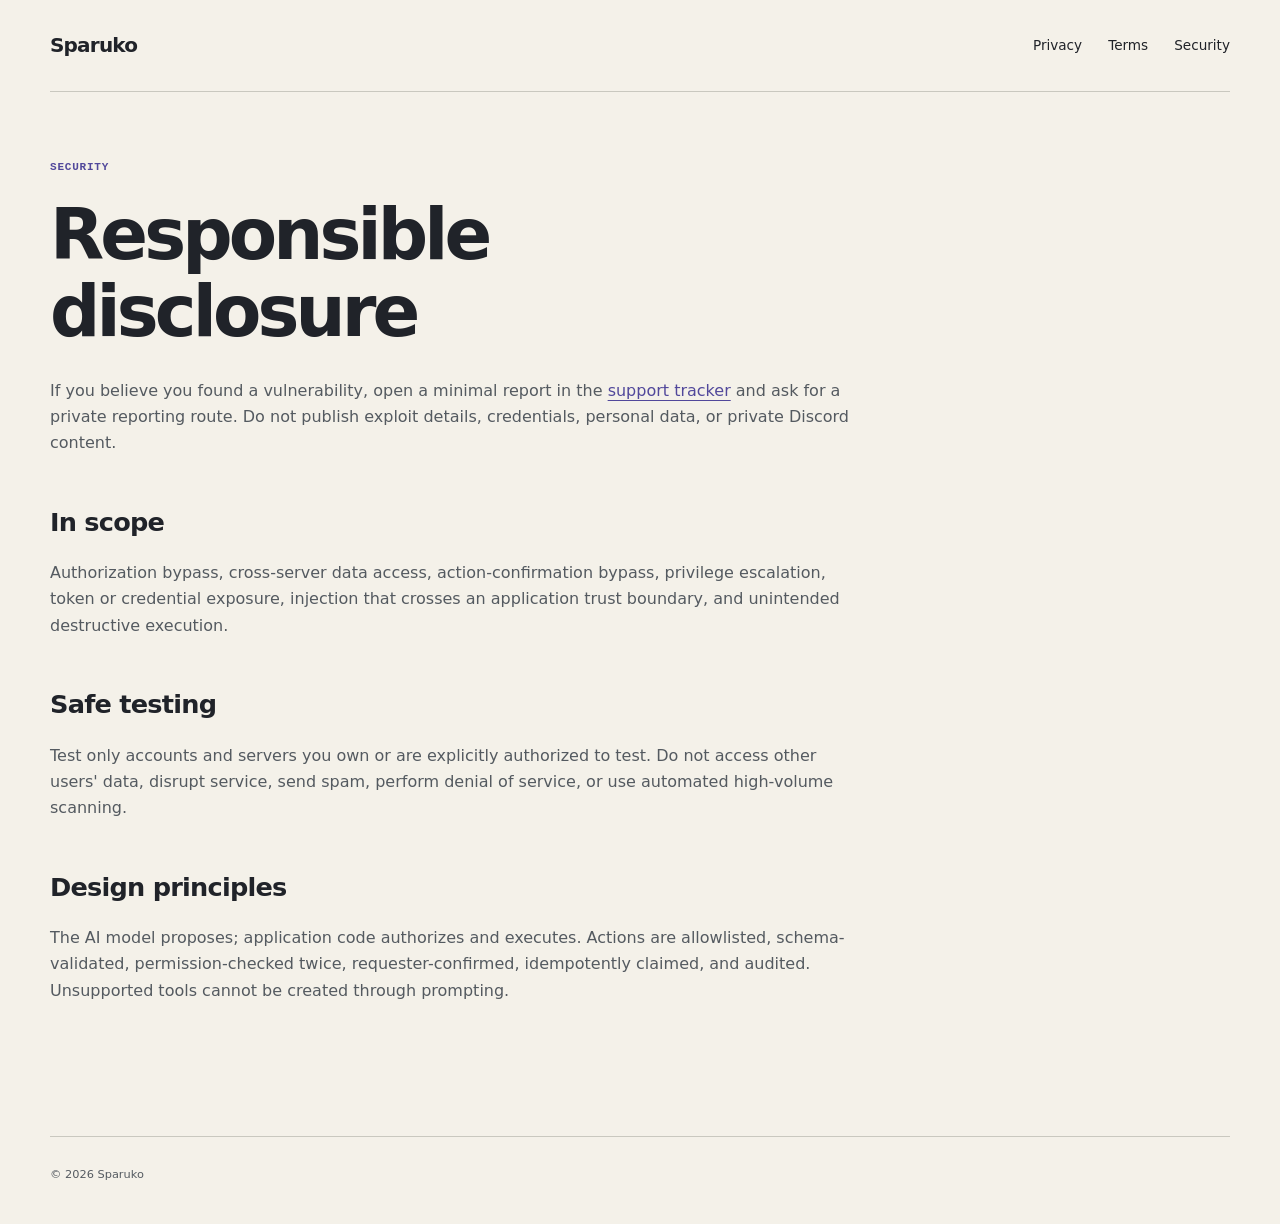
<file: security.html>
<!doctype html>
<html lang="en">
<head>
  <meta charset="utf-8">
  <meta name="viewport" content="width=device-width, initial-scale=1">
  <meta name="description" content="Sparuko security and responsible disclosure.">
  <title>Security — Sparuko</title>
  <link rel="stylesheet" href="styles.css?v=20261004-1">
</head>
<body><main>
  <nav><a class="brand" href="index.html">Sparuko</a><span><a href="privacy.html">Privacy</a><a href="terms.html">Terms</a><a href="security.html">Security</a></span></nav>
  <article class="legal">
    <p class="eyebrow">Security</p>
    <h1>Responsible disclosure</h1>
    <p>If you believe you found a vulnerability, open a minimal report in the <a href="https://github.com/adityasarade/asterbyte-support/issues">support tracker</a> and ask for a private reporting route. Do not publish exploit details, credentials, personal data, or private Discord content.</p>
    <h2>In scope</h2>
    <p>Authorization bypass, cross-server data access, action-confirmation bypass, privilege escalation, token or credential exposure, injection that crosses an application trust boundary, and unintended destructive execution.</p>
    <h2>Safe testing</h2>
    <p>Test only accounts and servers you own or are explicitly authorized to test. Do not access other users' data, disrupt service, send spam, perform denial of service, or use automated high-volume scanning.</p>
    <h2>Design principles</h2>
    <p>The AI model proposes; application code authorizes and executes. Actions are allowlisted, schema-validated, permission-checked twice, requester-confirmed, idempotently claimed, and audited. Unsupported tools cannot be created through prompting.</p>
  </article>
  <footer>© 2026 Sparuko</footer>
</main></body>
</html>
</file>
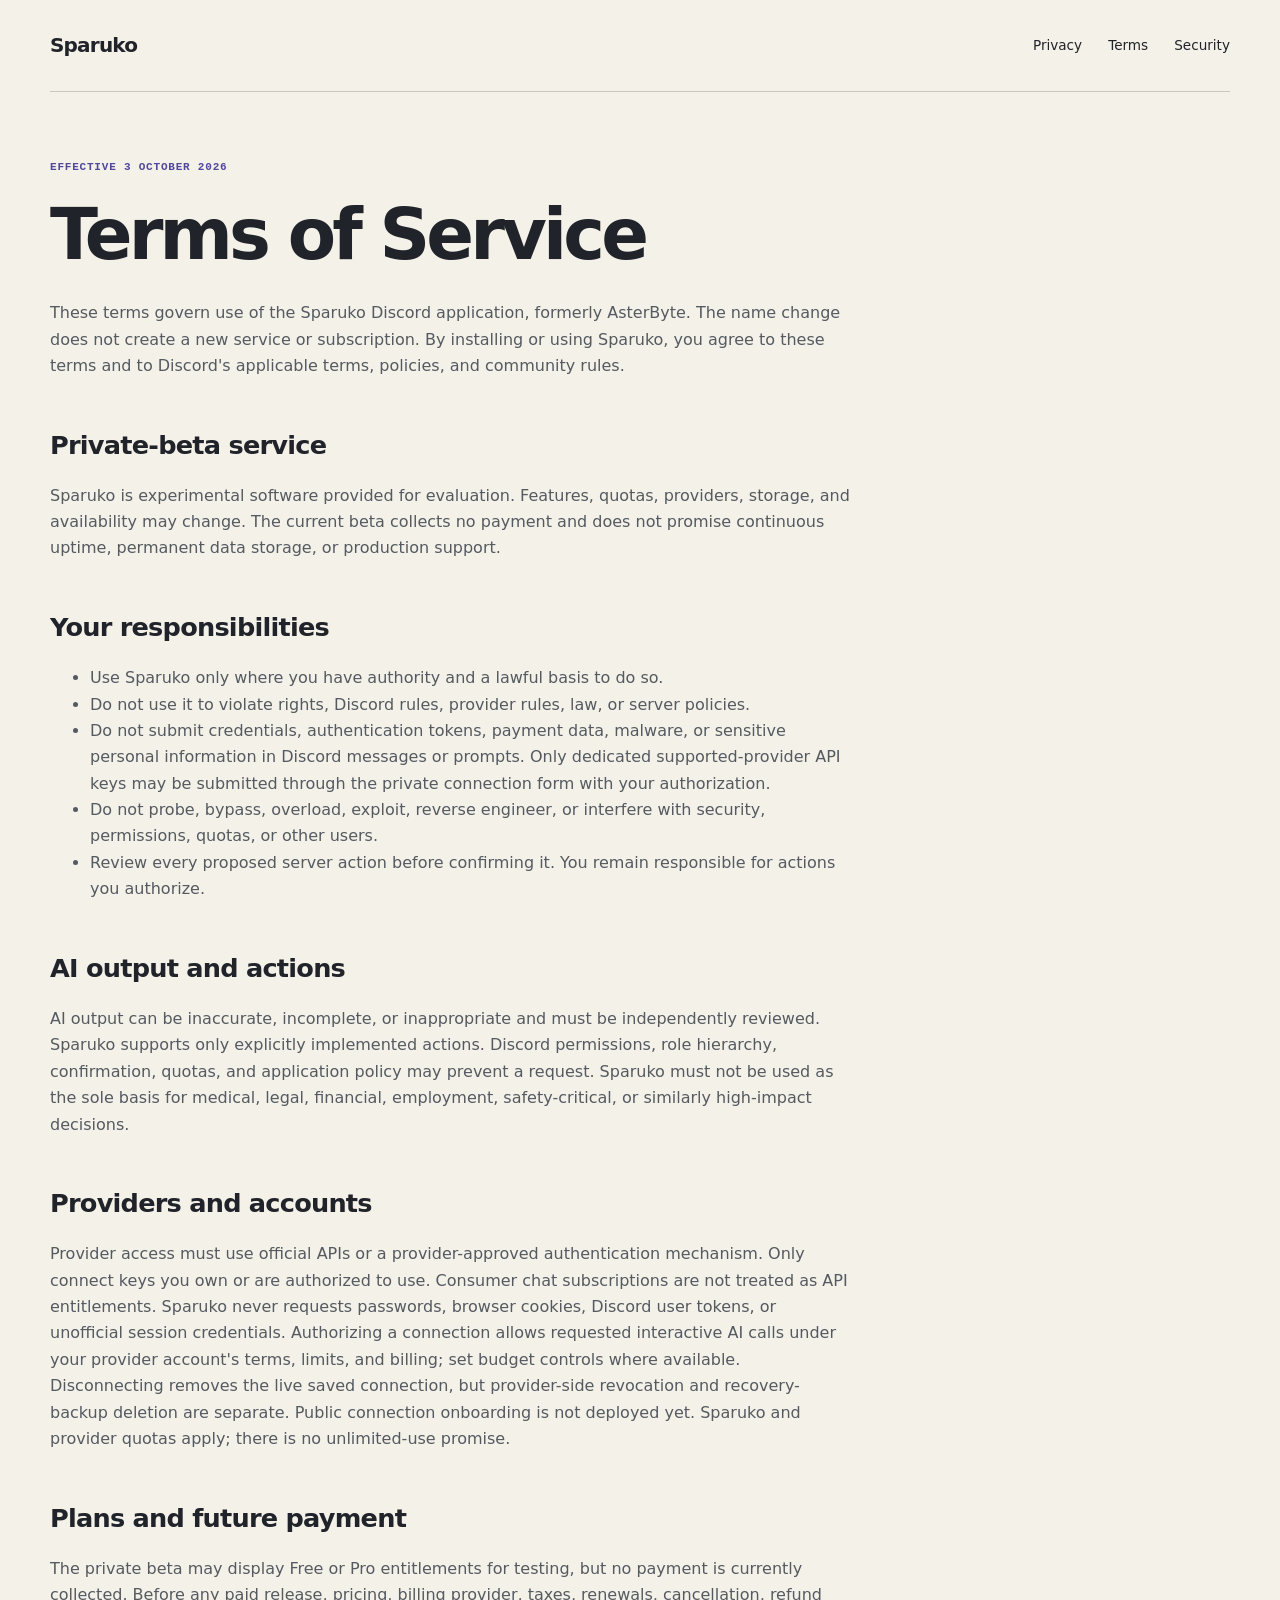
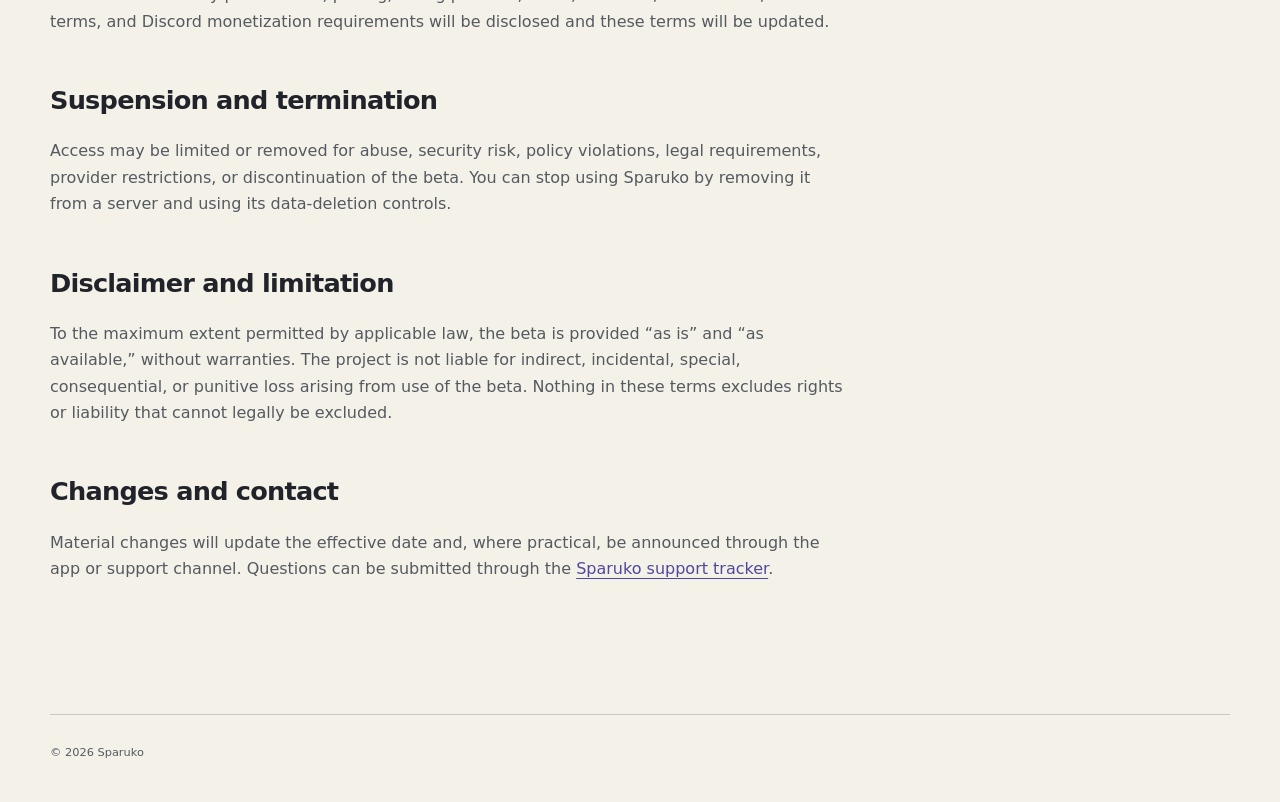
<file: terms.html>
<!doctype html>
<html lang="en">
<head>
  <meta charset="utf-8">
  <meta name="viewport" content="width=device-width, initial-scale=1">
  <meta name="description" content="Sparuko terms of service.">
  <title>Terms of Service — Sparuko</title>
  <link rel="stylesheet" href="styles.css?v=20261004-1">
</head>
<body><main>
  <nav><a class="brand" href="index.html">Sparuko</a><span><a href="privacy.html">Privacy</a><a href="terms.html">Terms</a><a href="security.html">Security</a></span></nav>
  <article class="legal">
    <p class="eyebrow">Effective 3 October 2026</p>
    <h1>Terms of Service</h1>
    <p>These terms govern use of the Sparuko Discord application, formerly AsterByte. The name change does not create a new service or subscription. By installing or using Sparuko, you agree to these terms and to Discord's applicable terms, policies, and community rules.</p>

    <h2>Private-beta service</h2>
    <p>Sparuko is experimental software provided for evaluation. Features, quotas, providers, storage, and availability may change. The current beta collects no payment and does not promise continuous uptime, permanent data storage, or production support.</p>

    <h2>Your responsibilities</h2>
    <ul>
      <li>Use Sparuko only where you have authority and a lawful basis to do so.</li>
      <li>Do not use it to violate rights, Discord rules, provider rules, law, or server policies.</li>
      <li>Do not submit credentials, authentication tokens, payment data, malware, or sensitive personal information in Discord messages or prompts. Only dedicated supported-provider API keys may be submitted through the private connection form with your authorization.</li>
      <li>Do not probe, bypass, overload, exploit, reverse engineer, or interfere with security, permissions, quotas, or other users.</li>
      <li>Review every proposed server action before confirming it. You remain responsible for actions you authorize.</li>
    </ul>

    <h2>AI output and actions</h2>
    <p>AI output can be inaccurate, incomplete, or inappropriate and must be independently reviewed. Sparuko supports only explicitly implemented actions. Discord permissions, role hierarchy, confirmation, quotas, and application policy may prevent a request. Sparuko must not be used as the sole basis for medical, legal, financial, employment, safety-critical, or similarly high-impact decisions.</p>

    <h2>Providers and accounts</h2>
    <p>Provider access must use official APIs or a provider-approved authentication mechanism. Only connect keys you own or are authorized to use. Consumer chat subscriptions are not treated as API entitlements. Sparuko never requests passwords, browser cookies, Discord user tokens, or unofficial session credentials. Authorizing a connection allows requested interactive AI calls under your provider account's terms, limits, and billing; set budget controls where available. Disconnecting removes the live saved connection, but provider-side revocation and recovery-backup deletion are separate. Public connection onboarding is not deployed yet. Sparuko and provider quotas apply; there is no unlimited-use promise.</p>

    <h2>Plans and future payment</h2>
    <p>The private beta may display Free or Pro entitlements for testing, but no payment is currently collected. Before any paid release, pricing, billing provider, taxes, renewals, cancellation, refund terms, and Discord monetization requirements will be disclosed and these terms will be updated.</p>

    <h2>Suspension and termination</h2>
    <p>Access may be limited or removed for abuse, security risk, policy violations, legal requirements, provider restrictions, or discontinuation of the beta. You can stop using Sparuko by removing it from a server and using its data-deletion controls.</p>

    <h2>Disclaimer and limitation</h2>
    <p>To the maximum extent permitted by applicable law, the beta is provided “as is” and “as available,” without warranties. The project is not liable for indirect, incidental, special, consequential, or punitive loss arising from use of the beta. Nothing in these terms excludes rights or liability that cannot legally be excluded.</p>

    <h2>Changes and contact</h2>
    <p>Material changes will update the effective date and, where practical, be announced through the app or support channel. Questions can be submitted through the <a href="https://github.com/adityasarade/asterbyte-support/issues">Sparuko support tracker</a>.</p>
  </article>
  <footer>© 2026 Sparuko</footer>
</main></body>
</html>
</file>
<file: styles.css>
:root{color-scheme:light;--bg:#f4f1e9;--text:#202329;--muted:#545a60;--accent:#51489b;--line:#c9c8bf;--ink:#202329;--mint:#b4efcc;--violet:#c3b6f2}
*{box-sizing:border-box}html{scroll-behavior:smooth}body{margin:0;background:var(--bg);color:var(--text);font:16px/1.65 ui-sans-serif,system-ui,-apple-system,BlinkMacSystemFont,"Segoe UI",sans-serif}main{width:min(1180px,calc(100% - 64px));margin:auto}a{color:var(--accent);text-underline-offset:4px}p,li{color:var(--muted)}h1,h2,h3{color:var(--text);line-height:1.1;letter-spacing:-.055em}h1{font-size:clamp(2.8rem,5.8vw,5rem);margin:20px 0 26px;font-weight:850}h2{font-size:clamp(2rem,3.6vw,3rem);margin:16px 0 24px}h3{font-size:1.3rem;margin:0 0 12px;letter-spacing:-.025em}button{font:inherit;cursor:pointer}a:focus-visible,button:focus-visible,summary:focus-visible{outline:3px solid #51489b;outline-offset:5px}code{font:.83em/1.65 ui-monospace,SFMono-Regular,Consolas,monospace;background:#e9e5db;padding:.15em .35em;overflow-wrap:anywhere;border-radius:3px}.eyebrow{font:750 .69rem/1.6 ui-monospace,SFMono-Regular,Consolas,monospace;letter-spacing:.07em;text-transform:uppercase;color:var(--accent)}
nav{display:flex;align-items:center;justify-content:space-between;gap:24px;min-height:92px;border-bottom:1px solid var(--line)}nav .brand{display:inline-flex;align-items:center;gap:8px;font-size:1.25rem;font-weight:850;letter-spacing:-.04em;white-space:nowrap;text-decoration:none;color:var(--text)}nav span{display:flex;gap:26px;flex-wrap:wrap}nav span a{text-decoration:none;color:var(--text);font-size:.85rem}nav span a:hover{text-decoration:underline}.brand-dot{color:var(--accent)}.beta-strip{display:flex;align-items:center;gap:16px;flex-wrap:wrap;padding:22px 0;color:var(--muted);font-size:.73rem}.beta-label{background:var(--mint);border:1px solid #8eb99f;padding:4px 8px;color:var(--ink);font:750 .62rem/1.4 ui-monospace,monospace}.beta-label span{font-size:.5rem;margin-right:5px}.edition{margin-left:auto;font:.64rem ui-monospace,monospace;letter-spacing:.08em}
.hero{padding:68px 0 60px;max-width:850px}.home .hero{padding:24px 0 48px;max-width:none}.hero-layout{display:grid;grid-template-columns:1.12fr 1fr;gap:48px;align-items:center}.hero-copy{padding:18px 0}.hero-copy h1 em{font-style:normal;color:var(--accent);letter-spacing:-.065em}.hero-copy>p:not(.eyebrow){max-width:505px;font-size:1.07rem}.hero-copy>p.hero-footnote{font-size:.75rem;line-height:1.8;margin-top:24px}.actions{display:flex;gap:20px;flex-wrap:wrap;align-items:center;margin:30px 0 12px}.button{display:inline-flex;align-items:center;justify-content:space-between;gap:16px;background:var(--ink);color:var(--bg);border:1px solid var(--ink);padding:13px 19px;text-decoration:none;font-weight:700;font-size:.86rem;border-radius:4px;box-shadow:3px 3px 0 #b6b1ce;transition:background .15s}.button:hover{background:#3c365c}.secondary-link{font-size:.83rem;font-weight:650;text-decoration:none}.secondary-link:hover{text-decoration:underline}
.mascot-stage{position:relative;margin:0;min-width:0;height:520px;overflow:hidden;background:#202329;border-radius:4px;isolation:isolate;border:1px solid var(--ink)}.mascot-stage::before{content:"";position:absolute;inset:0;background:linear-gradient(135deg,transparent 50%,#313641 50%);opacity:.7;z-index:-1}.stage-label,.mascot-stage figcaption{position:absolute;left:20px;right:20px;display:flex;justify-content:space-between;gap:12px;font:500 .55rem/1.5 ui-monospace,monospace;letter-spacing:.08em;color:#c3c6ca;z-index:2}.stage-label{top:18px;border-bottom:1px solid #ffffff24;padding-bottom:12px}.stage-label>span:last-child{color:var(--mint);font-size:1rem;line-height:1}.mascot-stage figcaption{bottom:16px;border-top:1px solid #ffffff24;padding-top:12px}.mascot{display:block;width:100%;height:95%;object-fit:contain;position:absolute;bottom:13px;filter:drop-shadow(0 15px 20px #0005)}.mascot-greeting{position:absolute;right:18px;top:83px;z-index:2;padding:5px 10px;background:var(--mint);color:var(--ink);font-size:.74rem;font-weight:700;transform:rotate(6deg);box-shadow:3px 3px 0 #0006}.capability-ribbon{border-block:1px solid var(--line);display:flex;justify-content:space-between;gap:16px;flex-wrap:wrap;padding:20px 0;font:650 .67rem/1.5 ui-monospace,monospace;color:var(--muted)}.capability-ribbon span::before{content:"✦";margin-right:8px;color:var(--accent)}
.demo-section{display:grid;grid-template-columns:.9fr 1.1fr;gap:65px;padding:100px 0;align-items:center;scroll-margin-top:20px}.section-intro>p{max-width:390px;font-size:.94rem}.demo-controls{display:flex;flex-wrap:wrap;gap:8px;margin:26px 0 16px}.demo-controls button{background:transparent;border:1px solid #aaa89f;border-radius:3px;padding:8px 10px;font-size:.7rem;color:var(--text)}.demo-controls button[aria-pressed=true]{background:var(--ink);color:var(--bg);border-color:var(--ink)}.demo-controls button:hover{border-color:var(--accent)}.section-intro>p.demo-note{font-size:.69rem}.chat-demo{background:var(--ink);border:1px solid var(--ink);border-radius:5px;box-shadow:8px 8px 0 #d9d4c9;overflow:hidden;color:#e7e9ee}.chat-top{display:flex;justify-content:space-between;align-items:center;padding:16px 22px;border-bottom:1px solid #42464d;font-size:.81rem}.chat-top>span>span{color:var(--violet);margin-right:8px}.example-tag{font:.54rem ui-monospace,monospace;color:#c2b5ed;border:1px solid #686078;border-radius:3px;padding:4px 6px}.chat-message{display:flex;gap:12px;padding:22px 22px 0;min-width:0}.chat-message>div{min-width:0;flex:1}.chat-message p,.chat-message li{font-size:.83rem;color:#c9ced7}.chat-message p{margin:6px 0}.chat-message ul{padding-left:18px;margin:10px 0 18px}.chat-name{display:block;font-size:.79rem;font-weight:750;color:#eef0f3}.chat-name small{font-size:.6rem;color:#c0c2c7;margin-left:7px;font-weight:400}.bot-name{color:var(--mint)}.bot-label{background:#6b61a4;color:#fff;padding:2px 4px;font-size:.52rem;border-radius:3px;margin-left:5px}.user-avatar,.chat-avatar{width:42px;height:42px;border-radius:50%;flex-shrink:0;background:#43404e}.user-avatar{display:grid;place-items:center;background:#645b83;font-weight:750}.chat-avatar{object-fit:cover}.chat-demo code{background:#30343c;color:#e2e5ed;font-size:.91em}.copy-row{display:flex;flex-wrap:wrap;align-items:center;gap:12px;margin:4px 22px 20px 76px}.copy-button{background:var(--mint);border:1px solid var(--mint);color:var(--ink);padding:8px 12px;border-radius:3px;font-size:.7rem;font-weight:750}.copy-button:hover{background:#d1f7df}#copy-status{color:#d6d9de;font-size:.64rem}.chat-bottom{background:#171a20;padding:12px 22px;font-size:.64rem;color:#b5becb;border-top:1px solid #42464d}.chat-demo button:focus-visible{outline-color:var(--mint)}
.feature-section{padding:12px 0 64px}.section-heading{margin-bottom:35px}.grid{display:grid;grid-template-columns:repeat(2,1fr);gap:0;border-top:1px solid var(--line);border-left:1px solid var(--line)}.grid article{padding:32px;border-right:1px solid var(--line);border-bottom:1px solid var(--line)}.grid p{font-size:.92rem}.grid .feature-number{font:.64rem/1.6 ui-monospace,monospace;color:var(--accent);letter-spacing:.06em;margin:0 0 22px}.grid code{display:inline-block;font-size:.69rem;padding:5px 8px}.character-note{display:flex;align-items:center;gap:25px;padding:26px 32px;background:#e9e2f6;border:1px solid #c6bbd9;border-radius:4px}.character-note img{flex-shrink:0;border-radius:50%}.character-note h2{font-size:1.5rem;letter-spacing:-.025em;margin:6px 0 8px}.character-note p{font-size:.87rem;margin:0}.character-note .eyebrow{font-size:.62rem}.character-star{margin-left:auto;font-size:3rem;color:var(--accent)}.onboarding,.provider-section{display:grid;grid-template-columns:1fr 1.1fr;gap:70px;padding:90px 0}.onboarding{border-bottom:1px solid var(--line)}.onboarding ol{list-style:none;margin:0;padding:0}.onboarding li{display:flex;gap:20px;padding:16px 0;border-bottom:1px solid var(--line)}.onboarding li:first-child{padding-top:0}.onboarding li>span{font:.74rem ui-monospace,monospace;background:var(--mint);color:var(--ink);padding:6px;height:fit-content}.onboarding h3{font-size:1.05rem;margin:0}.onboarding p,.provider-section p{font-size:.91rem}.onboarding p{margin:8px 0}.provider-section strong{color:var(--text)}.faq{padding:0 0 80px;max-width:850px}.faq details{border-bottom:1px solid var(--line);padding:17px 0}.faq summary{cursor:pointer;font-weight:650;font-size:.92rem}.faq details p{font-size:.86rem;max-width:740px}.closing{text-align:center;background:var(--mint);padding:55px 24px;border:1px solid #8daf9a;border-radius:4px}.closing code{background:#d6f7e3;border:1px solid #92b39f;padding:9px 14px;display:inline-block;font-size:.86rem}.closing p:not(.eyebrow){max-width:460px;margin:20px auto 26px;font-size:.85rem;color:#3b5548}.support{max-width:740px;padding-top:42px}.support h2{font-size:1.3rem;letter-spacing:-.025em}.support p{font-size:.86rem}footer{display:flex;justify-content:space-between;gap:20px;flex-wrap:wrap;border-top:1px solid var(--line);padding:28px 0 40px;margin-top:60px;color:var(--muted);font-size:.71rem}footer span:last-child{display:flex;gap:20px}footer a{color:var(--text)}
.legal{max-width:800px;padding:56px 0}.legal h1{font-size:clamp(2.5rem,6vw,4.4rem)}.legal h2{font-size:1.6rem;letter-spacing:-.03em;margin-top:2em;scroll-margin-top:20px}.legal a{overflow-wrap:anywhere}.notice{margin:18px 0;padding:14px 18px;background:#e9e2f6;border:1px solid #c6bbd9;border-radius:4px;color:#494159;font-size:.9rem}.plan-tag{font-size:.75rem;font-weight:750;color:var(--accent)}.guide-examples{padding-left:22px}.guide-examples li{margin:14px 0}.guide-character{display:flex;gap:22px;align-items:center;padding:20px;background:var(--ink);border-radius:4px;margin-bottom:32px}.guide-character img{width:110px;height:140px;object-fit:contain;flex-shrink:0}.guide-character p{font-size:.84rem;color:#d2d6dd}.guide-character .eyebrow{color:var(--mint)}.skip-link{position:absolute;left:16px;top:-80px;padding:10px 14px;background:var(--ink);color:var(--bg);z-index:10}.skip-link:focus{top:12px}
@media(max-width:960px){.hero-layout{gap:24px;grid-template-columns:1.15fr 1fr}.mascot-stage{height:460px}.hero-copy h1{font-size:3.6rem}.demo-section{gap:32px}.onboarding,.provider-section{gap:35px}.edition{display:none}}
@media(max-width:720px){main{width:calc(100% - 36px)}nav{min-height:84px;align-items:flex-start;padding:22px 0;gap:12px}nav .brand{font-size:1.08rem}nav span{gap:8px 12px;justify-content:flex-end}nav span a{font-size:.7rem}.hero-layout,.demo-section,.onboarding,.provider-section{grid-template-columns:1fr;gap:30px}.hero-copy h1{font-size:clamp(2.6rem,9vw,4rem)}.home .hero{padding-top:0}.hero-copy>p:not(.eyebrow){font-size:1rem}.mascot-stage{height:440px;width:100%;max-width:480px;margin:auto}.hero-footnote{margin-bottom:0}.capability-ribbon{justify-content:flex-start;gap:10px 20px}.demo-section{padding:64px 0}.demo-section h2{font-size:2.5rem}.grid{grid-template-columns:1fr}.grid article{padding:26px}.feature-section{padding-bottom:42px}.character-note{padding:22px;gap:16px}.character-note img{width:56px;height:56px}.character-star{display:none}.character-note h2{font-size:1.2rem}.onboarding,.provider-section{padding:60px 0}.onboarding h2,.provider-section h2{margin-bottom:0}.faq{padding-bottom:50px}.closing h2{font-size:2rem}.chat-demo{box-shadow:5px 5px 0 #d9d4c9}.legal{padding-top:36px}}
@media(max-width:380px){main{width:calc(100% - 28px)}nav .brand img{width:23px;height:23px}nav .brand-dot{display:none}.beta-strip{gap:8px;font-size:.65rem}.hero-copy h1{font-size:2.65rem}.mascot-stage{height:380px}.stage-label{font-size:.45rem}.mascot-greeting{font-size:.65rem}.chat-message{padding:18px 14px 0;gap:10px}.chat-avatar,.user-avatar{width:34px;height:34px}.chat-top,.chat-bottom{padding-inline:14px}.copy-row{margin-left:58px}.example-tag{font-size:.46rem}.character-note{align-items:flex-start}.character-note img{width:44px;height:44px}.character-note h2{font-size:1.1rem}.guide-character{padding:14px;gap:12px}.guide-character img{width:64px;height:96px}.guide-character p{font-size:.75rem}}
.hero-copy h1{font-size:clamp(2.8rem,5.4vw,4.5rem)}.hero-copy h1 em{white-space:nowrap}.mascot{height:calc(100% - 90px);bottom:46px}
@media(max-width:720px){.hero-copy h1{font-size:clamp(2.25rem,8.5vw,4rem)}}
@media(prefers-reduced-motion:reduce){html{scroll-behavior:auto}*{transition:none!important;animation:none!important}}
</file>
